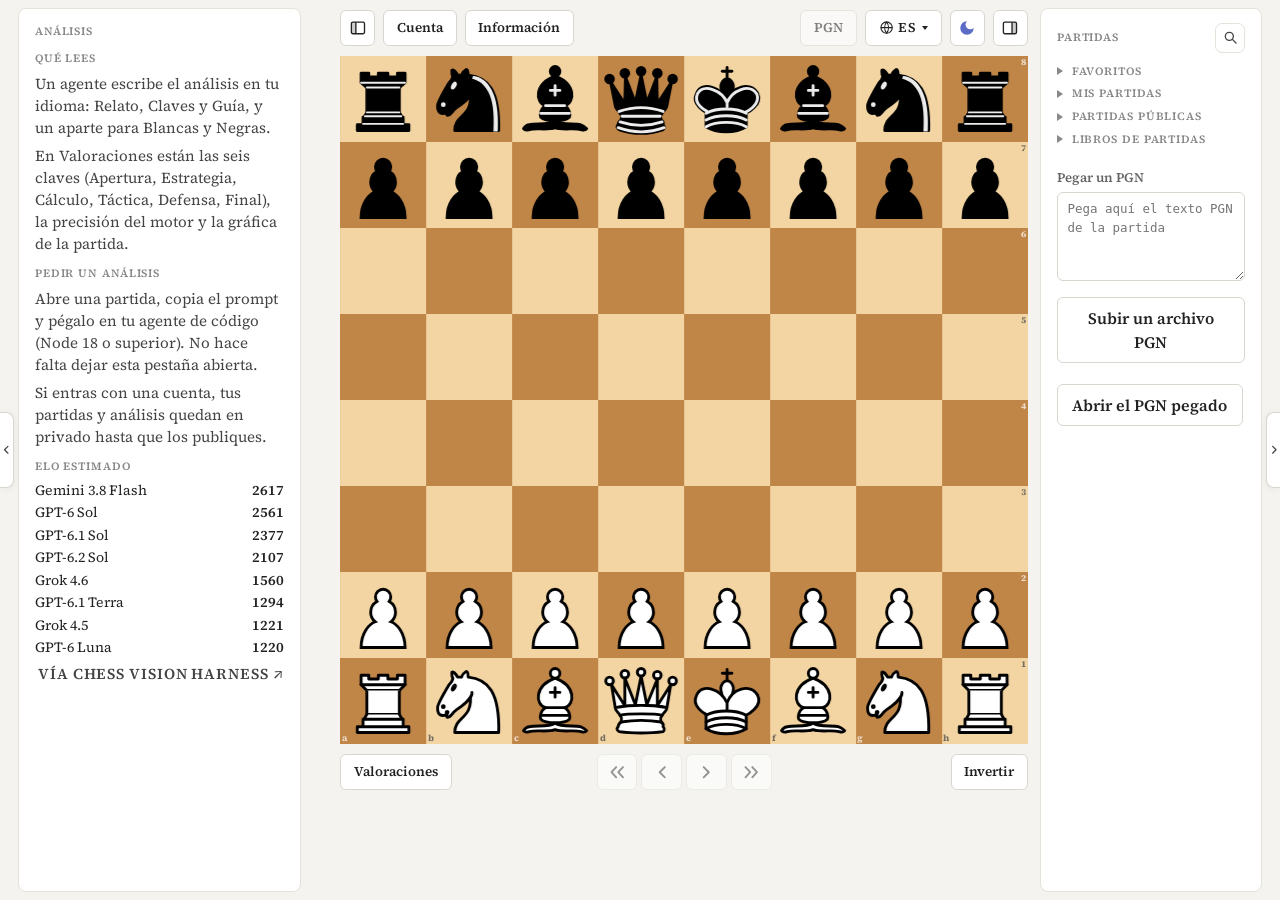
<file: index.html>
<!doctype html>
<html lang="es" data-theme="light">
  <head>
    <meta charset="UTF-8" />
    <meta name="viewport" content="width=device-width, initial-scale=1.0" />
    <title>Tutor de ajedrez</title>
    <link rel="preconnect" href="https://fonts.googleapis.com" />
    <link rel="preconnect" href="https://fonts.gstatic.com" crossorigin />
    <link href="https://fonts.googleapis.com/css2?family=Source+Serif+4:opsz,wght@8..60,400;8..60,600;8..60,700&display=swap" rel="stylesheet" />
    <script>
      try {
        const theme = localStorage.getItem("chess-tutor-theme");
        if (theme === "dark" || theme === "light") {
          document.documentElement.dataset.theme = theme;
        }
      } catch {
        /* ignore */
      }
    </script>
    <script type="module" crossorigin src="./assets/main-riOqa2PN.js"></script>
    <link rel="stylesheet" crossorigin href="./assets/main-DDpotSo2.css">
  </head>
  <body data-left="empty" data-right="library" data-game="false" data-hide-left="false" data-hide-right="false">
    <script>
      try {
        if (localStorage.getItem("chess-tutor-hide-left") === "true") {
          document.body.dataset.hideLeft = "true";
        }
        if (localStorage.getItem("chess-tutor-hide-right") === "true") {
          document.body.dataset.hideRight = "true";
        }
      } catch {
        /* ignore */
      }
    </script>
    <div class="wrap">
      <div class="watch-layout">
        <section class="col commentary-col" id="commentary-col" aria-label="Comentario">
          <article class="watch-info-card commentary-card" id="commentary-panel" data-mode="empty">
            <div class="left-empty" id="left-empty">
              <div class="welcome-panel" id="welcome-panel" hidden>
                <h2 id="welcome-title" data-i18n="welcomeTitle">Análisis</h2>
                <section class="welcome-section">
                  <h3 data-i18n="welcomeWhatHeading">Qué lees</h3>
                  <p data-i18n="welcomeWhat1">Un agente escribe el análisis en tu idioma: Relato, Claves y Guía, y un aparte para Blancas y Negras.</p>
                  <p data-i18n="welcomeWhat2">En Valoraciones están las seis claves (Apertura, Estrategia, Cálculo, Táctica, Defensa, Final), la precisión del motor y la gráfica de la partida.</p>
                </section>
                <section class="welcome-section">
                  <h3 data-i18n="welcomeAgentHeading">Pedir un análisis</h3>
                  <p data-i18n="welcomeAgent1">Abre una partida, copia el prompt y pégalo en tu agente de código (Node 18 o superior). No hace falta dejar esta pestaña abierta.</p>
                  <p data-i18n="welcomeAgent2">Si entras con una cuenta, tus partidas y análisis quedan en privado hasta que los publiques.</p>
                </section>
                <div data-slot="welcome-benchmarks"></div>
              </div>
              <h2 id="left-empty-heading" data-i18n="analyzeGame">Analizar partida</h2>
              <p class="commentary-empty" id="left-empty-copy">Abre una partida a la derecha para leerla o analizarla.</p>
            </div>
            <div class="analysis-run" id="analysis-run" hidden>
              <div id="local-analyze">
                <h2 data-i18n="analyzeGame">Analizar partida</h2>
                <p class="analysis-run-copy" data-i18n="analyzeHint">Esta partida aún no tiene un análisis escrito. El tablero ya está listo; el texto se escribe aquí.</p>
                <p id="estado" class="status" aria-live="polite"></p>
                <button type="button" id="analizar" data-i18n="analyzeGame">Analizar partida</button>
              </div>
              <div id="agent-panel" hidden>
                <h2 data-i18n="analyzeWithAgent">Analizar con tu agente</h2>
                <p class="analysis-run-copy" data-i18n="agentIntro">Copia el prompt en tu agente de código (hace falta Node 18 o superior y red). No hace falta dejar esta pestaña abierta.</p>
                <button type="button" id="agent-start" data-i18n="analyzeWithAgent">Analizar con tu agente</button>
                <div id="agent-session" hidden>
                  <p id="agent-session-meta" class="agent-session-meta"></p>
                  <div class="agent-session-row">
                    <button type="button" id="agent-copy" data-i18n="copyPrompt">Copiar prompt</button>
                  </div>
                  <label for="agent-prompt" id="agent-prompt-label" hidden data-i18n="agentPromptLabel">Prompt para tu agente</label>
                  <textarea id="agent-prompt" readonly rows="8" hidden></textarea>
                  <p id="agent-status" class="status" aria-live="polite"></p>
                </div>
                <div id="agent-reject" hidden>
                  <h3 data-i18n="rejectedHeading">El envío no es válido</h3>
                  <ul class="analysis-flags" data-kind="reject" id="agent-error-list"></ul>
                </div>
                <p id="agent-harness" class="harness-line" hidden></p>
              </div>
            </div>
            <div class="commentary-read" id="commentary-read" hidden>
              <div class="book-chrome" id="book-chrome" hidden>
                <div class="book-unit-nav">
                  <button type="button" class="secondary book-unit-btn" id="book-prev-unit" data-book-unit="prev" aria-label="Unidad anterior (Re Pág)" title="Unidad anterior (Re Pág)" data-i18n-aria="bookPrevUnit" data-i18n-title="bookPrevUnit">
                    <svg viewBox="0 0 24 24" aria-hidden="true"><path fill="none" stroke="currentColor" stroke-width="2.2" stroke-linecap="round" stroke-linejoin="round" d="M15 6 9 12l6 6"/></svg>
                  </button>
                  <p class="book-unit-strip" id="book-unit-strip" data-book-strip></p>
                  <button type="button" class="secondary book-unit-btn" id="book-next-unit" data-book-unit="next" aria-label="Unidad siguiente (Av Pág)" title="Unidad siguiente (Av Pág)" data-i18n-aria="bookNextUnit" data-i18n-title="bookNextUnit">
                    <svg viewBox="0 0 24 24" aria-hidden="true"><path fill="none" stroke="currentColor" stroke-width="2.2" stroke-linecap="round" stroke-linejoin="round" d="M9 6 15 12 9 18"/></svg>
                  </button>
                </div>
                <label class="book-unit-select-label">
                  <span class="visually-hidden" data-i18n="bookUnits">Unidades</span>
                  <select id="book-unit-select" data-book-unit-select></select>
                </label>
                <div class="book-unit-nav book-segment-nav" data-book-segments hidden>
                  <button type="button" class="secondary book-unit-btn" data-book-segment="prev" aria-label="Tramo anterior" title="Tramo anterior" data-i18n-aria="bookPrevSegment" data-i18n-title="bookPrevSegment">
                    <svg viewBox="0 0 24 24" aria-hidden="true"><path fill="none" stroke="currentColor" stroke-width="2.2" stroke-linecap="round" stroke-linejoin="round" d="M15 6 9 12l6 6"/></svg>
                  </button>
                  <p class="book-unit-strip" data-book-segment-strip></p>
                  <button type="button" class="secondary book-unit-btn" data-book-segment="next" aria-label="Tramo siguiente" title="Tramo siguiente" data-i18n-aria="bookNextSegment" data-i18n-title="bookNextSegment">
                    <svg viewBox="0 0 24 24" aria-hidden="true"><path fill="none" stroke="currentColor" stroke-width="2.2" stroke-linecap="round" stroke-linejoin="round" d="M9 6 15 12 9 18"/></svg>
                  </button>
                </div>
                <div class="book-notation" role="group" aria-label="Notación" data-i18n-aria="bookNotation">
                  <button type="button" class="secondary" data-book-notation="modern" aria-pressed="true" data-i18n="bookNotationModern">Moderna</button>
                  <button type="button" class="secondary" data-book-notation="printed" aria-pressed="false" data-i18n="bookNotationPrinted">Del libro</button>
                </div>
                <p class="book-unit-flag" data-book-flag hidden></p>
              </div>
              <p id="analysis-source" class="analysis-source" hidden></p>
              <ul class="analysis-flags" id="analysis-warnings" hidden></ul>
              <div class="agent-actions" id="agent-actions" hidden>
                <button type="button" id="agent-save-private" hidden data-i18n="savePrivate">Guardar en privado</button>
                <button type="button" id="agent-publish" data-i18n="publish">Publicar</button>
                <button type="button" id="agent-download" class="secondary" data-i18n="downloadAnalysis">Descargar análisis</button>
                <button type="button" id="agent-discard" class="secondary" data-i18n="discard">Descartar</button>
              </div>
              <div class="card-head commentary-head">
                <div class="commentary-tabs" role="tablist" aria-label="Comentario" data-i18n-aria="commentary">
                  <button type="button" role="tab" id="tab-corto" data-length="corto" aria-controls="comentario" aria-selected="true">Relato</button>
                  <button type="button" role="tab" id="tab-medio" data-length="medio" aria-controls="comentario" aria-selected="false">Claves</button>
                  <button type="button" role="tab" id="tab-largo" data-length="largo" aria-controls="comentario" aria-selected="false">Guía</button>
                  <button type="button" role="tab" id="tab-blancas" data-length="blancas" aria-controls="comentario" aria-selected="false">Blancas</button>
                  <button type="button" role="tab" id="tab-negras" data-length="negras" aria-controls="comentario" aria-selected="false">Negras</button>
                </div>
              </div>
              <div id="comentario" class="commentary-body" role="tabpanel" aria-labelledby="tab-corto"></div>
            </div>
          </article>
        </section>

        <section class="col board-col" aria-label="Tablero">
          <div class="board-stack">
            <div class="board-toolbar board-toolbar-top">
              <div class="board-toolbar-actions">
                <button type="button" id="hide-left" class="secondary sidebar-toggle toolbar-chip" data-hide-side="left" aria-pressed="false" aria-controls="commentary-col" tabindex="-1" aria-label="Ocultar el panel izquierdo ([)" title="Ocultar el panel izquierdo ([)" data-i18n-aria="hideLeft" data-i18n-title="hideLeft">
                  <svg class="sidebar-icon-hide" viewBox="0 0 24 24" aria-hidden="true"><rect x="3.2" y="4.2" width="17.6" height="15.6" rx="2" fill="none" stroke="currentColor" stroke-width="1.8"/><path d="M9.2 4.2v15.6" fill="none" stroke="currentColor" stroke-width="1.8"/><rect x="3.2" y="4.2" width="6" height="15.6" rx="0" fill="currentColor" opacity="0.22"/></svg>
                  <svg class="sidebar-icon-show" viewBox="0 0 24 24" aria-hidden="true"><rect x="3.2" y="4.2" width="17.6" height="15.6" rx="2" fill="none" stroke="currentColor" stroke-width="1.8"/><path d="M9.2 4.2v15.6" fill="none" stroke="currentColor" stroke-width="1.8"/></svg>
                </button>
                <button type="button" id="toggle-load" class="secondary" tabindex="-1">Cargar partida</button>
                <button type="button" id="account-btn" class="secondary toolbar-chip" popovertarget="account-pop" hidden data-i18n="account">Cuenta</button>
                <button type="button" id="game-info-btn" class="secondary game-info-btn" popovertarget="game-info" tabindex="-1" data-i18n="gameInfo">
                  Información
                </button>
                <div class="board-toolbar-end">
                  <button type="button" id="pgn-download" class="secondary toolbar-chip" aria-label="Descargar PGN" title="Descargar PGN" tabindex="-1" data-i18n-aria="downloadPgn" data-i18n-title="downloadPgn">PGN</button>
                  <div class="lang-switch" id="lang-switch" hidden>
                    <button type="button" id="lang-menu-btn" class="secondary toolbar-chip" aria-haspopup="true" aria-expanded="false" aria-controls="lang-menu-list" data-i18n-aria="language">
                      <svg class="lang-globe" viewBox="0 0 24 24" aria-hidden="true"><circle cx="12" cy="12" r="9" fill="none" stroke="currentColor" stroke-width="1.8"/><path d="M3 12h18M12 3a15 15 0 0 1 0 18M12 3a15 15 0 0 0 0 18" fill="none" stroke="currentColor" stroke-width="1.8"/></svg>
                      <span data-lang-short>ES</span>
                      <span class="lang-caret" aria-hidden="true"></span>
                    </button>
                    <ul class="lang-menu-list" id="lang-menu-list" hidden></ul>
                  </div>
                  <button type="button" id="theme-toggle" class="secondary theme-toggle toolbar-chip" aria-label="Modo oscuro" title="Modo oscuro" tabindex="-1"><svg class="theme-icon-moon" viewBox="0 0 24 24" aria-hidden="true"><path class="moon-body" d="M12 3a6 6 0 0 0 9 9 9 9 0 1 1-9-9Z"/></svg><svg class="theme-icon-sun" viewBox="0 0 24 24" aria-hidden="true"><circle class="sun-core" cx="12" cy="12" r="4.05"/><g class="sun-rays" fill="none" stroke-width="1.85" stroke-linecap="round"><path d="M12 3.1v2.15M12 18.75v2.15M3.1 12h2.15M18.75 12h2.15M5.95 5.95l1.52 1.52M16.53 16.53l1.52 1.52M5.95 18.05l1.52-1.52M16.53 7.47l1.52-1.52"/></g></svg></button>
                  <button type="button" id="hide-right" class="secondary sidebar-toggle toolbar-chip" data-hide-side="right" aria-pressed="false" aria-controls="info-col" tabindex="-1" aria-label="Ocultar el panel derecho (])" title="Ocultar el panel derecho (])" data-i18n-aria="hideRight" data-i18n-title="hideRight">
                    <svg class="sidebar-icon-hide" viewBox="0 0 24 24" aria-hidden="true"><rect x="3.2" y="4.2" width="17.6" height="15.6" rx="2" fill="none" stroke="currentColor" stroke-width="1.8"/><path d="M14.8 4.2v15.6" fill="none" stroke="currentColor" stroke-width="1.8"/><rect x="14.8" y="4.2" width="6" height="15.6" fill="currentColor" opacity="0.22"/></svg>
                    <svg class="sidebar-icon-show" viewBox="0 0 24 24" aria-hidden="true"><rect x="3.2" y="4.2" width="17.6" height="15.6" rx="2" fill="none" stroke="currentColor" stroke-width="1.8"/><path d="M14.8 4.2v15.6" fill="none" stroke="currentColor" stroke-width="1.8"/></svg>
                  </button>
                </div>
              </div>
            </div>
            <div class="board-row">
              <div class="eval-col" id="eval-col" data-orientation="white" data-enabled="false">
                <div class="eval-track">
                  <div class="eval-black" id="eval-black"></div>
                </div>
                <div class="eval-score" id="eval-score" aria-hidden="true"></div>
              </div>
              <div class="board-wrap">
                <div id="board" class="cg-wrap"></div>
              </div>
            </div>
            <div class="board-toolbar board-toolbar-bottom">
              <div class="board-toolbar-main">
                <button type="button" id="ratings-btn" class="secondary ratings-btn" popovertarget="ratings-view" tabindex="-1" data-i18n="ratings">Valoraciones</button>
                <div class="nav-buttons">
                  <button type="button" id="nav-first" data-nav="first" tabindex="-1" aria-label="Inicio" title="Inicio" data-i18n-aria="navFirst" data-i18n-title="navFirst"><svg viewBox="0 0 24 24" aria-hidden="true"><path fill="none" stroke="currentColor" stroke-width="2.2" stroke-linecap="round" stroke-linejoin="round" d="M10.75 6 5.25 12l5.5 6M18.75 6 13.25 12l5.5 6"/></svg></button>
                  <button type="button" id="nav-prev" data-nav="prev" tabindex="-1" aria-label="Anterior" title="Anterior" data-i18n-aria="navPrev" data-i18n-title="navPrev"><svg viewBox="0 0 24 24" aria-hidden="true"><path fill="none" stroke="currentColor" stroke-width="2.2" stroke-linecap="round" stroke-linejoin="round" d="M15 6 9 12l6 6"/></svg></button>
                  <button type="button" id="nav-next" data-nav="next" tabindex="-1" aria-label="Siguiente" title="Siguiente" data-i18n-aria="navNext" data-i18n-title="navNext"><svg viewBox="0 0 24 24" aria-hidden="true"><path fill="none" stroke="currentColor" stroke-width="2.2" stroke-linecap="round" stroke-linejoin="round" d="M9 6 15 12 9 18"/></svg></button>
                  <button type="button" id="nav-last" data-nav="last" tabindex="-1" aria-label="Final" title="Final" data-i18n-aria="navLast" data-i18n-title="navLast"><svg viewBox="0 0 24 24" aria-hidden="true"><path fill="none" stroke="currentColor" stroke-width="2.2" stroke-linecap="round" stroke-linejoin="round" d="M5.25 6 10.75 12l-5.5 6M13.25 6 18.75 12l-5.5 6"/></svg></button>
                </div>
                <div class="board-toolbar-trailing">
                  <button type="button" id="favorite-btn" class="secondary favorite-btn" hidden aria-pressed="false" tabindex="-1" aria-label="Añadir a favoritos" title="Añadir a favoritos" data-i18n-aria="favoriteAdd" data-i18n-title="favoriteAdd">
                    <svg viewBox="0 0 24 24" aria-hidden="true"><path d="M12 3.6 14.5 9l6 .9-4.3 4.2 1 5.9L12 17.8 6.8 20l1-5.9L3.5 9.9 9.5 9 12 3.6Z"/></svg>
                  </button>
                  <button type="button" id="flip" class="secondary flip-btn" tabindex="-1" data-i18n="flip">Invertir</button>
                </div>
              </div>
            </div>
          </div>
          <article class="game-info-pop" id="game-info" popover>
            <h2 data-i18n="gameInfo">Información</h2>
            <p class="game-info-brief" id="info-brief">—</p>
            <dl class="watch-meta-grid">
              <dt data-i18n="white">Blancas</dt>
              <dd id="info-white">—</dd>
              <dt data-i18n="black">Negras</dt>
              <dd id="info-black">—</dd>
              <dt data-i18n="result">Resultado</dt>
              <dd id="info-result">—</dd>
              <dt data-i18n="opening">Apertura</dt>
              <dd class="meta-opening" id="info-opening">—</dd>
              <dt data-i18n="accuracyWhite">Precisión (B)</dt>
              <dd id="info-white-accuracy">—</dd>
              <dt data-i18n="performanceWhite">Rendimiento (B)</dt>
              <dd id="info-white-performance">—</dd>
              <dt data-i18n="accuracyBlack">Precisión (N)</dt>
              <dd id="info-black-accuracy">—</dd>
              <dt data-i18n="performanceBlack">Rendimiento (N)</dt>
              <dd id="info-black-performance">—</dd>
            </dl>
          </article>
          <div class="side-banner" id="side-banner" hidden>
            <p class="side-banner-label" id="side-banner-label">Ejemplo</p>
            <button type="button" id="side-back" data-i18n="backToGame">Volver a la partida</button>
          </div>
        </section>

        <section class="col info-col" id="info-col" aria-label="Motor y jugadas" data-mode="library">
          <article class="watch-info-card library-card" id="load-card" data-state="empty" data-open="true" aria-label="Cargar partida">
            <div class="card-head library-head">
              <h2 id="library-title" data-i18n="games">Partidas</h2>
              <label class="library-search-field" id="library-search-field" hidden>
                <span class="visually-hidden" data-i18n="searchGames">Buscar partidas</span>
                <input type="search" id="library-search-input" autocomplete="off" spellcheck="false" data-i18n-placeholder="searchPlaceholder" placeholder="Jugadores, evento, año, apertura…" />
              </label>
              <div class="library-head-actions">
                <button type="button" id="library-search-btn" class="library-icon-btn" aria-pressed="false" aria-label="Buscar partidas" title="Buscar partidas" data-i18n-aria="searchGames" data-i18n-title="searchGames">
                  <svg viewBox="0 0 24 24" aria-hidden="true"><circle cx="10.5" cy="10.5" r="5.75" fill="none" stroke="currentColor" stroke-width="1.9"/><path d="M15.2 15.2 20 20" fill="none" stroke="currentColor" stroke-width="1.9" stroke-linecap="round"/></svg>
                </button>
                <button type="button" id="library-search-clear" class="library-icon-btn" hidden aria-label="Cerrar búsqueda" title="Cerrar búsqueda" data-i18n-aria="closeSearch" data-i18n-title="closeSearch">
                  <svg viewBox="0 0 24 24" aria-hidden="true"><path d="M7 7l10 10M17 7 7 17" fill="none" stroke="currentColor" stroke-width="1.9" stroke-linecap="round"/></svg>
                </button>
                <button type="button" id="library-close" class="secondary" data-i18n="back">Volver</button>
              </div>
            </div>
            <p id="library-status" class="status" aria-live="polite" hidden></p>
            <div class="library-categories" id="library-categories">
            <section class="library-section" id="library-favorites-section" aria-label="Favoritos" data-i18n-aria="favorites">
              <details class="library-category" id="library-favorites-category" data-library-category="favorites">
                <summary>
                  <span data-i18n="favorites">Favoritos</span>
                  <span class="library-pager" data-library-pager="favorites" hidden></span>
                </summary>
                <ul class="library-list" id="library-favorites"></ul>
              </details>
            </section>
            <section class="library-section" id="library-own-section" aria-label="Mis partidas" data-i18n-aria="ownGames">
              <details class="library-category" id="library-own-category" data-library-category="own">
                <summary>
                  <span data-i18n="ownGames">Mis partidas</span>
                  <span class="library-pager" data-library-pager="own" hidden></span>
                </summary>
                <p id="private-status" class="status"></p>
                <ul class="library-list" id="library-own"></ul>
              </details>
            </section>
            <section class="library-section" id="library-public-section" aria-label="Partidas públicas" data-i18n-aria="publicGames">
              <details class="library-category" id="library-public-category" data-library-category="public">
                <summary>
                  <span data-i18n="publicGames">Partidas públicas</span>
                  <span class="library-pager" data-library-pager="public" hidden></span>
                </summary>
                <ul class="library-list" id="library-public"></ul>
              </details>
            </section>
            <section class="library-section" id="library-books-section" aria-label="Libros de partidas" data-i18n-aria="books">
              <details class="library-category" id="library-books-category" data-library-category="books">
                <summary>
                  <span data-i18n="books">Libros de partidas</span>
                  <span class="library-pager" data-library-pager="books" hidden></span>
                </summary>
                <ul class="library-list" id="library-books"></ul>
              </details>
            </section>
            </div>
            <section class="library-section library-search-results" id="library-search-section" hidden aria-label="Resultados" data-i18n-aria="searchResults">
              <div class="library-search-heading">
                <span data-i18n="searchResults">Resultados</span>
                <span class="library-pager" data-library-pager="search" hidden></span>
              </div>
              <ul class="library-list" id="library-search-results"></ul>
            </section>
            <ul class="library-list" id="library-games" hidden></ul>
            <div class="load-form">
              <label for="pgn" data-i18n="pgn">Pegar un PGN</label>
              <textarea id="pgn" rows="4" placeholder="Pega aquí el texto PGN de la partida" data-i18n-placeholder="pgnPlaceholder"></textarea>
              <div class="load-row">
                <input type="file" id="pgn-file" accept=".pgn,text/plain,application/x-chess-pgn" hidden />
                <button type="button" id="pgn-upload" class="secondary" data-i18n="uploadPgn">Subir un archivo PGN</button>
                <span id="pgn-file-name" class="file-name"></span>
                <button type="button" id="open-game" class="secondary" data-i18n="openGame">Abrir el PGN pegado</button>
              </div>
            </div>
          </article>
          <article class="watch-info-card engine-card" id="engine-panel" aria-label="Motor">
            <div class="engine-head">
              <h2><span data-i18n="engine">Motor</span> <span id="engine-depth" class="engine-depth-mini"></span></h2>
              <div class="engine-head-actions">
                <button type="button" id="engine-options-btn" class="engine-options-btn" popovertarget="engine-options" aria-label="Opciones del motor" title="Opciones" data-i18n-aria="engineOptions" data-i18n-title="engineOptions">
                  <svg viewBox="0 0 24 24" aria-hidden="true">
                    <path fill="currentColor" d="M10.3 3.2 9.8 5.6a6.8 6.8 0 0 0-1.5.9L5.9 5.7 3.7 7.9l.8 2.4a6.8 6.8 0 0 0 0 3.4l-.8 2.4 2.2 2.2 2.4-.8c.47.35.97.65 1.5.9l.5 2.4h3.4l.5-2.4c.53-.25 1.03-.55 1.5-.9l2.4.8 2.2-2.2-.8-2.4a6.8 6.8 0 0 0 0-3.4l.8-2.4-2.2-2.2-2.4.8a6.8 6.8 0 0 0-1.5-.9L13.7 3.2h-3.4ZM12 9.2A2.8 2.8 0 1 1 9.2 12 2.8 2.8 0 0 1 12 9.2Z"/>
                  </svg>
                </button>
                <button type="button" id="engine-game-analyse" class="engine-options-btn" hidden aria-label="Analizar con el motor" title="Analizar con el motor" data-i18n-aria="runEngineAnalysis" data-i18n-title="runEngineAnalysis">
                  <svg viewBox="0 0 24 24" aria-hidden="true">
                    <path fill="none" stroke="currentColor" stroke-width="1.8" stroke-linecap="round" stroke-linejoin="round" d="M4 19V5M4 19h16M7 14.5 11 10l3 2.5 5-7"/>
                  </svg>
                </button>
                <label class="engine-toggle" for="engine-on">
                  <input type="checkbox" id="engine-on" checked />
                  <span id="engine-toggle-label">Encendido</span>
                </label>
              </div>
            </div>
            <div class="engine-options-pop" id="engine-options" popover>
              <label>
                <span data-i18n="lines">Líneas</span>
                <select id="engine-opt-lines" aria-label="Número de líneas" data-i18n-aria="lineCount">
                  <option value="1">1</option>
                  <option value="2">2</option>
                  <option value="3" selected>3</option>
                  <option value="4">4</option>
                  <option value="5">5</option>
                </select>
              </label>
              <label>
                <span data-i18n="depth">Profundidad</span>
                <select id="engine-opt-depth" aria-label="Profundidad máxima" data-i18n-aria="maxDepth">
                  <option value="0" selected data-i18n="unlimited">Sin límite</option>
                  <option value="12">12</option>
                  <option value="16">16</option>
                  <option value="20">20</option>
                  <option value="24">24</option>
                  <option value="28">28</option>
                </select>
              </label>
              <label>
                <span data-i18n="time">Tiempo</span>
                <select id="engine-opt-time" aria-label="Tiempo máximo" data-i18n-aria="maxTime">
                  <option value="0" selected data-i18n="unlimited">Sin límite</option>
                  <option value="1000">1 s</option>
                  <option value="3000">3 s</option>
                  <option value="5000">5 s</option>
                  <option value="8000">8 s</option>
                </select>
              </label>
            </div>
            <ol class="engine-lines" id="engine-lines">
              <li class="engine-empty">Cargando motor…</li>
            </ol>
          </article>
          <article class="watch-info-card moves-card" aria-label="Jugadas">
            <div class="moves-head">
              <h2 data-i18n="moves">Jugadas</h2>
            </div>
            <div class="moves-scroll" id="move-tree"></div>
          </article>
        </section>
      </div>
      <article class="ratings-pop" id="ratings-view" popover>
        <h2 data-i18n="ratings">Valoraciones</h2>
        <div id="ratings-body"></div>
      </article>
      <div class="account-pop" id="account-pop" popover>
        <form id="account-form">
          <p class="account-hint" data-i18n="noRecovery">Sin correo, sin recuperación de contraseña.</p>
          <label for="account-username" data-i18n="username">Usuario</label>
          <input id="account-username" name="username" autocomplete="username" maxlength="24" required />
          <label for="account-password" data-i18n="password">Contraseña</label>
          <input id="account-password" name="password" type="password" autocomplete="current-password" maxlength="200" required />
          <p id="account-error" class="status" role="alert"></p>
          <div class="account-form-actions">
            <button type="submit" id="account-login" data-i18n="logIn">Entrar</button>
            <button type="button" id="account-register" class="secondary" data-i18n="createAccount">Crear cuenta</button>
          </div>
        </form>
        <div id="account-menu" hidden>
          <p class="account-menu-name" id="account-menu-name"></p>
          <button type="button" id="account-my-analyses" data-i18n="myAnalyses">Mis análisis</button>
          <button type="button" id="account-logout" class="secondary" data-i18n="logOut">Cerrar sesión</button>
        </div>
      </div>
    </div>
    <button type="button" id="handle-left" class="sidebar-handle sidebar-handle-left" data-hide-side="left" aria-controls="commentary-col" aria-pressed="false" aria-label="Ocultar el panel izquierdo ([)" title="Ocultar el panel izquierdo ([)" data-i18n-aria="hideLeft" data-i18n-title="hideLeft">
      <svg class="sidebar-handle-chevron-in" viewBox="0 0 24 24" aria-hidden="true"><path fill="none" stroke="currentColor" stroke-width="2.2" stroke-linecap="round" stroke-linejoin="round" d="M14 6 8 12l6 6"/></svg>
      <svg class="sidebar-handle-chevron-out" viewBox="0 0 24 24" aria-hidden="true"><path fill="none" stroke="currentColor" stroke-width="2.2" stroke-linecap="round" stroke-linejoin="round" d="M10 6l6 6-6 6"/></svg>
    </button>
    <button type="button" id="handle-right" class="sidebar-handle sidebar-handle-right" data-hide-side="right" aria-controls="info-col" aria-pressed="false" aria-label="Ocultar el panel derecho (])" title="Ocultar el panel derecho (])" data-i18n-aria="hideRight" data-i18n-title="hideRight">
      <svg class="sidebar-handle-chevron-in" viewBox="0 0 24 24" aria-hidden="true"><path fill="none" stroke="currentColor" stroke-width="2.2" stroke-linecap="round" stroke-linejoin="round" d="M10 6l6 6-6 6"/></svg>
      <svg class="sidebar-handle-chevron-out" viewBox="0 0 24 24" aria-hidden="true"><path fill="none" stroke="currentColor" stroke-width="2.2" stroke-linecap="round" stroke-linejoin="round" d="M14 6 8 12l6 6"/></svg>
    </button>
  </body>
</html>
</file>
<file: assets/main-DDpotSo2.css>
:root{color-scheme:light;--bg: #f4f3ef;--bg-elevated: #faf9f6;--surface: #fff;--surface-muted: #fcfcfb;--text: #222;--text-secondary: #444;--muted: #666;--faint: #888;--border: #e4e2da;--border-strong: #d8d6ce;--link: #3d6ea8;--ok: #1a6b2d;--warn: #b45309;--accent: #3d6b4f;--accent-ink: #fffdf8;--shadow: rgba(0, 0, 0, .06);--row: #eceae4;--btn-bg: #faf9f6;--btn-hover: #f0eeea;--eval-white: #fff;--eval-black: #17191d;--passage: #f3f1ea;--passage-preview: #eef3f8;--engine-white: #1a6b2d;--engine-black: #3d3d3d;--font-sans: "Source Serif 4", "Iowan Old Style", "Palatino Linotype", Palatino, Georgia, "Times New Roman", serif;--font-serif: "Source Serif 4", "Iowan Old Style", "Palatino Linotype", Palatino, Georgia, "Times New Roman", serif;--board-light: #f3d5a3;--board-dark: #c08648;--board-last: rgb(196, 138, 40);--radius: 8px;--radius-sm: 6px;--radius-lg: 10px;--font: var(--font-serif);--font-size: 100%;font-family:var(--font);font-size:var(--font-size, 100%);font-optical-sizing:auto;font-variant-numeric:lining-nums tabular-nums}[data-theme=dark]{color-scheme:dark;--bg: #0b0b0b;--bg-elevated: #121212;--surface: #161616;--surface-muted: #1a1a1a;--text: #ededed;--text-secondary: #c6c6c6;--muted: #9a9a9a;--faint: #7d7d7d;--border: #2a2a2a;--border-strong: #3a3a3a;--link: #8eb4e0;--ok: #8fd9a8;--warn: #e0a46a;--accent: #4e8a66;--accent-ink: #f4fff8;--shadow: rgba(0, 0, 0, .55);--row: #222;--btn-bg: #1a1a1a;--btn-hover: #242424;--eval-white: #ececec;--eval-black: #0a0a0a;--passage: #1f1f1f;--passage-preview: #1a1a1a;--engine-white: #8fd9a8;--engine-black: #c8c8c8}*,*:before,*:after{box-sizing:border-box}html,*{scrollbar-width:thin;scrollbar-color:var(--border-strong) var(--surface-muted)}*::-webkit-scrollbar{width:10px;height:10px}*::-webkit-scrollbar-track{background:var(--surface-muted)}*::-webkit-scrollbar-thumb{background:var(--border-strong);border-radius:99px;border:2px solid var(--surface-muted);background-clip:padding-box}*::-webkit-scrollbar-thumb:hover{background:var(--muted)}html,body{height:100%;overflow:hidden;background:var(--bg)}body{margin:0;background:var(--bg);color:var(--text);line-height:1.5;min-height:100vh;height:100vh;max-height:100vh;display:flex;flex-direction:column}button,textarea,select,summary{font:inherit}:focus-visible{outline:2px solid var(--link);outline-offset:2px}.wrap{width:100%;margin:0 auto;padding:8px clamp(10px,1.4vw,18px) 8px;flex:1;min-height:0;max-height:100%;display:flex;flex-direction:column;gap:0;overflow:hidden;container-type:size}.visually-hidden{position:absolute;width:1px;height:1px;padding:0;margin:-1px;overflow:hidden;clip:rect(0,0,0,0);white-space:nowrap;border:0}.top-bar{display:flex;align-items:center;justify-content:space-between;gap:10px 16px;flex-shrink:0;min-height:2.2rem;flex-wrap:wrap}.top-bar-actions{display:flex;align-items:center;gap:8px;flex-shrink:0}.top-bar-actions button{padding:.38rem .8rem;font-size:.84rem}body:not([data-game=true]) #toggle-load,body[data-share=true] #analizar,body[data-share=true] .load-panel,body[data-share=true]:not([data-agente=true]) .analysis-run,body[data-share=true] #local-analyze{display:none!important}body:not([data-share=true]) #welcome-panel{display:none!important}body[data-share=true]:not([data-game=true]) #left-empty-copy{display:none!important}body:not([data-agente=true]) #agent-panel,body:not([data-agente=true]) #community-section,body:not([data-share=true]) #lang-switch,body:not([data-share=true]) #account-btn,body:not([data-share=true]) #account-pop{display:none!important}body[data-left=empty] .analysis-run,body[data-left=empty] .commentary-read,body[data-left=analyze] .left-empty,body[data-left=analyze] .commentary-read,body[data-left=commentary] .left-empty,body[data-left=commentary] .analysis-run,body[data-left=book] .left-empty,body[data-left=book] .analysis-run,body[data-left=book] .commentary-tabs,body[data-left=book] .agent-actions,body[data-left=book] .analysis-source,body[data-left=book] .analysis-flags{display:none}body:not([data-left=book]) .book-chrome{display:none}body[data-right=library] .engine-card,body[data-right=library] .moves-card,body[data-right=game] .library-card{display:none}body[data-hide-left=true] .library-card,body[data-hide-left=true] .engine-card,body[data-hide-left=true] .moves-card{max-width:42rem}body:not([data-game=true]) #library-close{display:none}.board-toolbar .theme-toggle,.board-toolbar .sidebar-toggle,.top-bar-actions .theme-toggle{width:2.2rem;min-width:2.2rem;height:2.2rem;padding:0;flex-shrink:0}.top-status{margin:0;flex:1;min-width:12rem;font-size:.86rem}h1{margin:0;font-size:1.18rem;font-weight:700;letter-spacing:-.02em;line-height:1.2;white-space:nowrap}h2{margin:0 0 10px;font-size:.7rem;font-weight:600;text-transform:uppercase;letter-spacing:.08em;color:var(--faint)}.theme-toggle{display:inline-flex;align-items:center;justify-content:center;line-height:0;position:relative;overflow:hidden}.theme-toggle svg{width:1.12rem;height:1.12rem;display:block;flex-shrink:0;overflow:visible}.theme-icon-moon .moon-body{fill:#5b6cc7}.theme-icon-sun .sun-core{fill:#f0c14a}.theme-icon-sun .sun-rays{stroke:#f0c14a}[data-theme=light] .theme-icon-sun,[data-theme=dark] .theme-icon-moon{display:none}[data-theme=dark] .theme-toggle{background:#3d3310;border-color:#f0c14a;box-shadow:inset 0 0 0 1px #f0c14ab3,inset 0 0 11px 2px #ffd65ad1}[data-theme=dark] .theme-toggle:hover:not(:disabled){background:#4d4012}[data-theme=dark] .theme-icon-sun .sun-core{fill:#ffe27a}[data-theme=dark] .theme-icon-sun .sun-rays{stroke:#ffe27a}.sidebar-toggle{display:inline-flex;align-items:center;justify-content:center;line-height:0;position:relative;overflow:hidden;color:var(--text-secondary)}.sidebar-toggle svg{width:1.12rem;height:1.12rem;display:block;flex-shrink:0;overflow:visible}.sidebar-toggle:hover:not(:disabled){color:var(--text)}.sidebar-toggle[aria-pressed=true]{color:var(--text);border-color:var(--border-strong)}body[data-hide-left=true] #hide-left .sidebar-icon-hide,body:not([data-hide-left=true]) #hide-left .sidebar-icon-show,body[data-hide-right=true] #hide-right .sidebar-icon-hide,body:not([data-hide-right=true]) #hide-right .sidebar-icon-show{display:none}.sidebar-handle{position:fixed;top:50%;z-index:8;width:14px;height:76px;padding:0;margin:0;border:1px solid var(--border-strong);background:var(--surface);color:var(--text-secondary);box-shadow:0 1px 8px var(--shadow);display:inline-flex;align-items:center;justify-content:center;cursor:pointer;transform:translateY(-50%);transition:width .14s ease,background .14s ease,color .14s ease,border-color .14s ease}.sidebar-handle svg{width:.85rem;height:.85rem;display:block;flex-shrink:0}.sidebar-handle-left{left:0;border-left:0;border-radius:0 8px 8px 0}.sidebar-handle-right{right:0;border-right:0;border-radius:8px 0 0 8px}.sidebar-handle:hover{width:18px;background:var(--btn-hover);color:var(--text)}.sidebar-handle:focus,.sidebar-handle:focus-visible{outline:none;box-shadow:inset 0 0 0 1px var(--link)}.sidebar-handle[aria-pressed=true]{background:var(--bg-elevated);color:var(--text)}body[data-hide-left=true] #handle-left .sidebar-handle-chevron-in,body:not([data-hide-left=true]) #handle-left .sidebar-handle-chevron-out,body[data-hide-right=true] #handle-right .sidebar-handle-chevron-in,body:not([data-hide-right=true]) #handle-right .sidebar-handle-chevron-out{display:none}[data-theme=dark] .sidebar-handle{background:#161616;border-color:#3a3a3a;box-shadow:0 1px 10px #00000073}[data-theme=dark] .sidebar-handle:hover,[data-theme=dark] .sidebar-handle[aria-pressed=true]{background:#1f1f1f;border-color:#4a4a4a}@media(prefers-reduced-motion:reduce){.watch-layout,.sidebar-handle{transition:none}}.load-panel,.library-card,.watch-info-card{background:var(--surface);border:1px solid var(--border);border-radius:8px}.load-panel{flex-shrink:0;padding:12px 16px}.load-panel[data-open=false]{display:none}.load-form label{display:block;margin:0 0 .3rem;font-size:.82rem;color:var(--muted);font-weight:600}textarea,select{width:100%;border:1px solid var(--border-strong);border-radius:6px;background:var(--surface);color:var(--text);padding:.45rem .6rem}textarea{font-family:ui-monospace,Cascadia Code,Consolas,monospace;font-size:.78rem;line-height:1.45;resize:vertical;min-height:4.5rem;max-height:12rem}.load-panel[data-state=done] textarea{min-height:3.2rem}.load-row{display:flex;flex-wrap:wrap;align-items:end;gap:.65rem .9rem;margin-top:.65rem}.load-row label{margin:0}.load-row select{width:auto;min-width:13rem}.load-row .file-name{color:var(--muted);font-size:.82rem;max-width:14rem;overflow:hidden;text-overflow:ellipsis;white-space:nowrap}.load-panel[data-state=loading]{outline:2px solid var(--accent);outline-offset:2px}.top-bar .status.error,.load-panel[data-state=error]{color:inherit}.load-panel[aria-busy=true] #pgn-upload,.load-panel[aria-busy=true] #pgn{pointer-events:none}button{padding:.5rem .9rem;border:0;border-radius:6px;background:var(--accent);color:var(--accent-ink);font-weight:600;cursor:pointer}button:disabled{opacity:.55;cursor:default}button.secondary{background:var(--surface);color:var(--text);border:1px solid var(--border-strong)}button.secondary:hover:not(:disabled){background:var(--btn-hover)}.status{margin:0;color:var(--muted);font-size:.88rem}.error{color:#8b2e2e}[data-theme=dark] .error{color:#ff9696}@property --board{syntax: "<length>"; inherits: true; initial-value: 200px;}.watch-layout{display:grid;--eval-w: 1.7rem;--top-chrome: 0rem;--board-toolbar-top: 2.5rem;--board-toolbar-bottom: 2.5rem;--board-gap: 8px;--page-chrome: calc(var(--board-toolbar-top) + var(--board-toolbar-bottom) + 2 * var(--board-gap));--sidebar-min: 280px;--info-min: 220px;--col-gap: 12px;--left-min: var(--sidebar-min);--right-min: var(--info-min);--board: var(--board-user, min( calc(100cqh - var(--page-chrome)), calc(100cqi - var(--left-min) - var(--right-min) - var(--eval-w) - 2 * var(--col-gap)) ));grid-template-columns:minmax(var(--sidebar-min),1.12fr) calc(var(--board) + var(--eval-w)) minmax(var(--info-min),.88fr);gap:8px var(--col-gap);align-items:stretch;justify-content:stretch;width:100%;margin:0;flex:1;min-height:0;overflow:hidden;transition:grid-template-columns .18s ease}body[data-hide-left=true] .watch-layout{--left-min: 0px;grid-template-columns:calc(var(--board) + var(--eval-w)) minmax(var(--info-min),1fr)}body[data-hide-left=true] .commentary-col{display:none}body[data-hide-right=true] .watch-layout{--right-min: 0px;grid-template-columns:minmax(var(--sidebar-min),1fr) calc(var(--board) + var(--eval-w))}body[data-hide-right=true] .info-col{display:none}body[data-hide-left=true][data-hide-right=true] .watch-layout{--left-min: 0px;--right-min: 0px;grid-template-columns:calc(var(--board) + var(--eval-w));justify-content:center}.col{min-width:0;min-height:0;display:flex;flex-direction:column}.commentary-col,.info-col{height:100%}.info-col{gap:12px}.card-head{display:flex;align-items:flex-start;justify-content:stretch;gap:8px;flex-wrap:wrap;margin-bottom:8px}.commentary-head{align-items:center}.commentary-head .commentary-tabs{flex:1 1 auto;width:100%}.book-chrome{display:flex;flex-direction:column;gap:8px;padding:0 16px 10px 0}.book-unit-nav{display:grid;grid-template-columns:2.2rem minmax(0,1fr) 2.2rem;gap:8px;align-items:center}.book-unit-btn{width:2.2rem;min-width:2.2rem;height:2.2rem;padding:0;display:inline-flex;align-items:center;justify-content:center}.book-unit-btn svg{width:1.05rem;height:1.05rem}.book-unit-strip{margin:0;min-width:0;text-align:center;font-size:.86rem;font-weight:650;color:var(--text-secondary);overflow:hidden;text-overflow:ellipsis;white-space:nowrap}.book-unit-select-label{display:block;min-width:0}.book-unit-select-label select{width:100%}.book-segment-nav[hidden]{display:none}.book-segment-nav .book-unit-strip{white-space:normal;line-height:1.25}.book-unit-flag{margin:0;padding:6px 8px;border-radius:8px;background:color-mix(in srgb,var(--warn) 14%,transparent);color:var(--warn);font-size:.82rem;line-height:1.35}.book-unit-flag[hidden]{display:none}.book-notation{display:grid;grid-template-columns:1fr 1fr;gap:3px;padding:3px;border:1px solid var(--border);border-radius:9px;background:var(--bg-elevated)}.book-notation button{min-height:2.05rem;margin:0;padding:0 8px;border:0;border-radius:6px;background:transparent;color:var(--muted);font-size:.82rem;font-weight:650}.book-notation button[aria-pressed=true]{background:var(--surface);color:var(--text);box-shadow:0 0 0 1px var(--border)}.tree-move.is-printed{font-variant-numeric:normal;letter-spacing:.01em}.card-head h2{margin:0}.commentary-tabs{display:grid;grid-template-columns:repeat(5,minmax(0,1fr));gap:3px;padding:3px;border:1px solid var(--border);border-radius:9px;background:var(--bg-elevated);width:100%}.commentary-tabs button{margin:0;padding:6px 2px;background:transparent;color:var(--muted);border:0;border-radius:6px;font-weight:650;font-size:.8rem;letter-spacing:0;white-space:nowrap;min-width:0;width:100%;overflow:hidden;text-overflow:ellipsis}.commentary-tabs button:hover{color:var(--text)}.commentary-tabs button[aria-selected=true]{background:var(--surface);color:var(--text);box-shadow:0 0 0 1px var(--border)}.commentary-card{flex:1;min-height:0;display:flex;flex-direction:column;padding:14px 0 16px 16px;overflow:hidden}.commentary-card .card-head{padding-right:16px}.commentary-read,.analysis-run,.left-empty{flex:1;min-height:0;display:flex;flex-direction:column}.left-empty{justify-content:center;padding-right:16px}body[data-game=true] .left-empty{justify-content:flex-start;gap:10px}body:not([data-game=true]) #left-empty-heading{display:none}body[data-share=true]:not([data-game=true]) .left-empty{justify-content:flex-start;overflow:auto}.left-empty h2{margin:0}.welcome-panel{display:flex;flex-direction:column;gap:10px;min-height:0}.welcome-panel[hidden]{display:none!important}.welcome-panel p{margin:0;color:var(--text-secondary);font-size:.95rem;line-height:1.45}.welcome-panel [data-slot=welcome-benchmarks],.welcome-section,.welcome-benchmarks,.welcome-benchmarks-list{flex-shrink:0}.welcome-section{display:flex;flex-direction:column;gap:6px}.welcome-section h3{display:flex;align-items:center;gap:.35rem;margin:0;font-size:.7rem;font-weight:600;text-transform:uppercase;letter-spacing:.08em;color:var(--faint)}.welcome-benchmarks-via{margin:.05rem 0 0;text-align:right;font-size:.62rem;font-weight:600;letter-spacing:.06em;text-transform:uppercase;color:var(--faint);white-space:nowrap}.welcome-benchmarks-via a{color:inherit;text-decoration:none}.welcome-benchmarks-via a:hover{color:var(--link);text-decoration:underline}.welcome-benchmarks-list{list-style:none;margin:0;padding:0;display:grid;grid-template-columns:minmax(0,1fr) 4.2rem;column-gap:.55rem;row-gap:.22rem;font-size:.88rem;line-height:1.35}.welcome-benchmarks-list li{display:contents}.welcome-benchmarks-name{min-width:0;overflow:hidden;text-overflow:ellipsis;white-space:nowrap}.welcome-benchmarks-perf{font-variant-numeric:tabular-nums;font-weight:600;text-align:right;white-space:nowrap}.welcome-benchmarks-source{margin:.15rem 0 0;font-size:.68rem;color:var(--faint)}.welcome-benchmarks-source a{color:inherit;text-decoration:none}.welcome-benchmarks-source a:hover{color:var(--link);text-decoration:underline}.harness-line:not([hidden]){display:block;margin:.35rem 0 0}#library-status[hidden],.library-section[hidden]{display:none}body[data-game=true] .left-empty .commentary-empty{margin:0;color:var(--text-secondary);font-size:.95rem}.analysis-run{padding-right:16px;gap:10px}.analysis-run h2{margin:0}.analysis-run-copy{margin:0;color:var(--text-secondary);font-size:.95rem}.analysis-run #analizar,.analysis-run #agent-start{align-self:flex-start}.lang-switch{position:relative;display:inline-flex;align-items:center;flex-shrink:0}.board-toolbar-actions .toolbar-chip{box-sizing:border-box;min-height:2.2rem;height:2.2rem;max-height:2.2rem;overflow:hidden}#lang-menu-btn{gap:.28rem;min-width:0;padding:0 .8rem;font-size:.84rem;font-weight:600;letter-spacing:.04em}.lang-globe{width:.95rem;height:.95rem;display:block;flex-shrink:0}.lang-caret{width:0;height:0;border-left:3.5px solid transparent;border-right:3.5px solid transparent;border-top:4.5px solid currentColor;margin-left:.05rem}.lang-menu-list{position:absolute;top:calc(100% + 4px);right:0;z-index:30;margin:0;padding:.25rem;list-style:none;min-width:8.5rem;background:var(--surface);border:1px solid var(--border-strong);border-radius:6px;box-shadow:0 8px 24px var(--shadow)}.lang-menu-list button{width:100%;display:block;text-align:left;background:transparent;color:var(--text);border:0;border-radius:4px;padding:.4rem .55rem;font-size:.84rem;font-weight:600}.lang-menu-list button:hover,.lang-menu-list button[aria-checked=true]{background:var(--btn-hover)}#agent-panel:not([hidden]){display:flex;flex-direction:column;gap:10px;min-height:0}#agent-prompt{min-height:11rem;max-height:18rem;font-size:.78rem;white-space:pre-wrap;word-break:break-word}#agent-prompt[hidden],#agent-prompt-label[hidden]{display:none!important}.agent-session-meta{margin:0;color:var(--text-secondary);font-size:.88rem;line-height:1.4;overflow-wrap:anywhere}.agent-session-row{display:flex;align-items:center;gap:.65rem}.analysis-source{margin:0 0 8px;padding-right:16px;color:var(--muted);font-size:.82rem}.analysis-flags{margin:0 0 8px;padding:0 16px 0 1.1rem;color:var(--warn);font-size:.86rem}.analysis-flags[data-kind=reject]{color:#8b2e2e}[data-theme=dark] .analysis-flags[data-kind=reject]{color:#ff9696}.agent-actions{display:flex;flex-wrap:wrap;gap:.5rem;padding:0 16px 8px 0}.library-section .lock-icon{width:.85rem;height:.85rem;flex-shrink:0;color:var(--faint)}.private-item{display:flex;flex-direction:column;gap:4px}.private-item-actions{display:flex;flex-wrap:wrap;gap:4px}.private-item-actions button{width:auto;flex:1 1 auto;font-size:.78rem;padding:.32rem .5rem}.account-pop{width:min(18.5rem,calc(100vw - 1.5rem));padding:12px 14px 14px;border:1px solid var(--border-strong);border-radius:10px;background:var(--surface);color:var(--text);box-shadow:0 8px 28px var(--shadow);margin:0;z-index:20}.account-pop:popover-open{inset:unset;position:fixed;top:3.4rem;right:.5rem;left:auto;max-height:calc(100vh - 1rem);overflow:auto}.account-pop::backdrop{background:transparent}.account-hint{margin:0 0 10px;color:var(--muted);font-size:.78rem}.account-pop label{display:block;margin:0 0 4px;font-size:.78rem;font-weight:600;color:var(--text-secondary)}.account-pop input{width:100%;margin:0 0 8px;padding:.4rem .55rem;border:1px solid var(--border-strong);border-radius:6px;background:var(--bg-elevated);color:var(--text);font:inherit;font-size:.86rem}.account-form-actions,#account-menu{display:flex;flex-direction:column;gap:6px}#account-form[hidden],#account-menu[hidden]{display:none}.account-form-actions button,#account-menu button{width:100%}.account-menu-name{margin:0 0 4px;font-weight:650;font-size:.9rem}#account-error:empty{display:none}.library-empty{color:var(--muted);font-size:.86rem;list-style:none;padding:.15rem 0}.library-card{flex:1;min-height:0;display:flex;flex-direction:column;padding:14px 16px 16px;overflow:auto;gap:10px}.library-head{align-items:center;margin-bottom:0;flex-wrap:nowrap}.library-card[data-search=true] .library-head{flex-wrap:wrap}.library-head h2{margin:0;flex:1 1 auto;min-width:0}.library-head-actions{display:flex;align-items:center;gap:6px;margin-left:auto;flex:0 0 auto}.library-head #library-close{padding:.32rem .7rem;font-size:.82rem}.library-icon-btn{width:1.85rem;min-width:1.85rem;height:1.85rem;padding:0;border:1px solid var(--border);border-radius:7px;background:var(--surface);color:var(--text-secondary);display:inline-flex;align-items:center;justify-content:center;cursor:pointer}.library-icon-btn svg{width:1.05rem;height:1.05rem;display:block}.library-icon-btn:hover:not(:disabled){background:var(--btn-hover);color:var(--text)}.library-icon-btn[hidden],.library-search-field[hidden],.library-pager[hidden]{display:none!important}.library-icon-btn[aria-pressed=true]{color:var(--text);border-color:var(--border-strong)}.library-search-field{flex:1 1 auto;min-width:0;margin:0}.library-search-field input{width:100%;margin:0;min-height:1.85rem;height:1.85rem;padding:0 .55rem;font-size:.82rem}.library-card[data-search=true] #library-title,.library-card[data-search=true] #library-categories{display:none}.library-card[data-search=true] .library-search-field{order:5;flex:1 1 100%}.library-search-heading{display:flex;align-items:center;gap:.35rem;margin:0 0 6px;font-size:.7rem;font-weight:600;text-transform:uppercase;letter-spacing:.08em;color:var(--faint)}.library-section h3,.library-category>summary,.library-subsection h4{display:flex;align-items:center;gap:.35rem;margin:0 0 6px;font-size:.7rem;font-weight:600;text-transform:uppercase;letter-spacing:.08em;color:var(--faint)}.library-category{border:none}.library-category>summary{cursor:pointer;list-style:none;-webkit-user-select:none;user-select:none;flex-wrap:wrap}.library-category>summary>span:first-of-type{flex:1 1 auto;min-width:min-content}.library-pager{display:inline-flex;align-items:center;gap:.18rem;margin-left:auto;flex:0 0 auto;text-transform:none;letter-spacing:0;font-weight:500}.library-pager:not([hidden]){flex:1 0 100%;justify-content:flex-end;margin:.12rem 0 0}.library-page-btn{width:1.35rem;min-width:1.35rem;height:1.35rem;padding:0;border:1px solid var(--border);border-radius:4px;background:var(--surface);color:var(--text-secondary);display:inline-flex;align-items:center;justify-content:center;cursor:pointer}.library-page-btn svg{width:.78rem;height:.78rem;display:block}.library-page-btn:hover:not(:disabled){background:var(--btn-hover);color:var(--text)}.library-page-btn:disabled{opacity:.35;cursor:default}.library-page-label{font-size:.62rem;color:var(--muted);min-width:4.4rem;text-align:center;font-variant-numeric:tabular-nums}.library-category>summary::-webkit-details-marker{display:none}.library-category>summary:before{content:"";width:0;height:0;border-style:solid;border-width:.28rem 0 .28rem .38rem;border-color:transparent transparent transparent currentColor;margin-right:.2rem;flex-shrink:0}.library-category[open]>summary:before{transform:rotate(90deg)}.library-subsection{margin-top:10px}.library-subsection[hidden]{display:none}.library-list button.library-row{display:flex;flex-direction:column;align-items:flex-start;gap:.28rem}.library-row-title{display:block;line-height:1.3}.library-marks{display:flex;flex-wrap:wrap;gap:.25rem}.library-mark{font-size:.62rem;font-weight:650;letter-spacing:.04em;text-transform:uppercase;color:var(--faint);border:1px solid var(--border-strong);border-radius:999px;padding:.04rem .38rem}.library-mark[data-kind=agent]{color:var(--accent)}.library-list{list-style:none;margin:0 0 4px;padding:0;display:flex;flex-direction:column;gap:4px}.library-list[hidden]{display:none!important}.library-list button{width:100%;margin:0;padding:.45rem .65rem;background:var(--surface-muted);color:var(--text);border:1px solid var(--border);border-radius:6px;font-weight:600;font-size:.84rem;text-align:left}.library-list button:hover:not(:disabled){background:var(--btn-hover)}.library-card .load-form{margin-top:4px}.library-card .load-form button{white-space:normal}.commentary-read,.analysis-run,.left-empty,.welcome-panel{max-width:42rem}.commentary-body{flex:1;min-height:0;overflow-x:hidden;overflow-y:auto;font-family:var(--font-serif);line-height:1.85;font-size:1.05rem;color:var(--text-secondary);padding-right:14px;scrollbar-gutter:stable;overflow-wrap:break-word;word-break:normal;text-align:left;-webkit-hyphens:auto;hyphens:auto;position:relative;max-width:42rem}.commentary-body:after{content:"";display:block;height:calc(100% - 5.5rem);pointer-events:none}.commentary-body p,.commentary-body section{margin:0}.commentary-body .commentary-passage{margin:0 0 .95em;padding:.2em .35em .2em .55em;border-left:3px solid transparent;border-radius:0 6px 6px 0}.commentary-body .commentary-passage:last-child{margin-bottom:0}.commentary-moment-title{margin:0 0 .4em;font-family:var(--font-serif);font-size:1.22rem;font-weight:700;letter-spacing:0;text-transform:none;color:var(--text);text-align:left;line-height:1.35;-webkit-hyphens:none;hyphens:none}.commentary-moment-title .commentary-ref{font-weight:700}.commentary-move-run{white-space:normal}.commentary-annot-moves{display:block;margin:0 0 .35em;text-align:left;-webkit-hyphens:none;hyphens:none}.commentary-annot-text{display:block}.commentary-passage.is-active{background:var(--passage);border-left-color:var(--accent);color:var(--text);scroll-margin-top:12px}.commentary-passage.is-preview{background:var(--passage-preview)}.commentary-empty{color:var(--muted)}.commentary-ref{display:inline;margin:0;padding:0;border:0;border-radius:0;background:transparent;color:var(--link);font:inherit;font-weight:inherit;text-decoration:none;box-shadow:inset 0 -1px 0 currentColor;cursor:pointer;white-space:nowrap;-webkit-hyphens:none;hyphens:none}.commentary-ref:hover{background:color-mix(in srgb,var(--link) 10%,transparent)}.commentary-ref.is-active{color:var(--text);background:color-mix(in srgb,var(--accent) 16%,transparent);box-shadow:inset 0 -2px 0 var(--accent)}.commentary-ref.is-preview{background:color-mix(in srgb,var(--link) 12%,transparent);box-shadow:inset 0 -1px 0 currentColor}.commentary-ref.is-san{font-weight:inherit;font-variant-numeric:lining-nums tabular-nums}.board-col{align-items:stretch;min-height:0;overflow:hidden;width:calc(var(--board) + var(--eval-w));max-width:100%;height:100%;max-height:100%;justify-self:stretch}.board-stack{display:grid;grid-template-rows:auto auto auto;align-content:start;gap:var(--board-gap) 0;flex:1 1 auto;min-height:0;height:100%;max-height:100%;width:100%;border:0;border-radius:0;overflow:hidden;background:transparent;box-shadow:none}.board-row{display:flex;align-items:stretch;justify-content:flex-start;align-self:start;min-height:0;max-height:100%;height:min(var(--board),100%);width:calc(min(var(--board),100%) + var(--eval-w));max-width:100%}.eval-col{display:flex;flex-direction:column;align-items:stretch;flex:0 0 var(--eval-w);position:relative;width:var(--eval-w);height:min(var(--board),100%);max-height:100%;background:var(--eval-white)}.eval-track{width:100%;background:var(--eval-white);position:relative;flex:1;min-height:120px}.eval-black{position:absolute;top:0;left:0;right:0;height:50%;background:var(--eval-black);transition:height .35s ease}.eval-col[data-orientation=black] .eval-track{transform:rotate(180deg)}.eval-score{position:absolute;left:0;right:0;bottom:6px;text-align:center;font-size:.7rem;font-weight:700;font-variant-numeric:lining-nums tabular-nums;letter-spacing:-.02em;color:#222;text-shadow:0 0 3px #fff,0 0 3px #fff;pointer-events:none;white-space:nowrap;overflow:visible}.eval-col[data-orientation=black] .eval-score,.eval-col[data-leading=black] .eval-score{bottom:auto;top:5px;color:#f4f4f4;text-shadow:0 0 3px #000,0 0 3px #000}.eval-col[data-orientation=black][data-leading=black] .eval-score{top:auto;bottom:5px}.eval-col[data-enabled=false] .eval-score{display:none}body[data-left=empty] .eval-col{visibility:hidden}.board-wrap{display:block;width:min(var(--board),100%);height:min(var(--board),100%);flex:0 0 auto;aspect-ratio:1;max-width:100%;max-height:100%;min-width:0;position:relative;overflow:hidden;line-height:0;font-size:0;background:transparent;--dest-blue: rgb(40, 140, 255);--dest-mix-light: 70%;--dest-mix-dark: 84%}.board-wrap .cg-wrap{box-sizing:border-box;width:100%;height:100%;display:block;position:absolute;inset:0;background:transparent}.board-wrap cg-container,.board-wrap cg-board{width:100%!important;height:100%!important}.board-wrap cg-board{image-rendering:auto}.board-wrap .cg-wrap .cg-custom-svgs,.board-wrap .cg-wrap .cg-custom-below{overflow:visible}.board-wrap .cg-wrap .cg-custom-below{z-index:3}.board-wrap .cg-wrap piece{z-index:2;image-rendering:auto;background-repeat:no-repeat;background-position:center;background-size:contain}.board-wrap .cg-wrap piece.arrow-origin{z-index:4}.board-wrap .cg-wrap piece.anim{z-index:8}.board-wrap .cg-wrap piece.dragging{z-index:2}.board-wrap .cg-wrap.drag-armed piece.dragging{z-index:11}.board-wrap .cg-wrap piece.ghost{opacity:0;visibility:hidden}.board-wrap .cg-wrap.drag-armed piece.ghost{opacity:.3;visibility:visible}.board-wrap .cg-wrap .cg-custom-svgs svg,.board-wrap .cg-wrap .cg-custom-below svg{overflow:visible}.board-wrap cg-board{background-color:var(--board-dark);background-image:none}.board-wrap .cg-wrap coords{font-family:var(--font-serif);font-size:clamp(5px,calc(var(--board) * .015),9px);font-weight:700;font-variant-numeric:lining-nums tabular-nums;opacity:.92;line-height:1;pointer-events:none;z-index:3}.board-wrap .cg-wrap coords.ranks{top:0;right:0;left:auto;height:100%;width:12.5%}.board-wrap .cg-wrap coords.ranks coord{transform:none;display:flex;align-items:flex-start;justify-content:flex-end;padding:.18em .22em 0 0}.board-wrap .cg-wrap coords.files{bottom:0;left:0;width:100%;height:12.5%;text-transform:lowercase;text-align:left}.board-wrap .cg-wrap coords.files coord{display:flex;align-items:flex-end;justify-content:flex-start;padding:0 0 .16em .22em}.board-wrap .cg-wrap .cg-shapes,.board-wrap .cg-wrap .cg-shapes-below{opacity:1}.board-wrap .cg-wrap .cg-shapes circle,.board-wrap .cg-wrap .cg-shapes line,.board-wrap .cg-wrap .cg-shapes-below circle,.board-wrap .cg-wrap .cg-shapes-below line{display:none}.board-wrap cg-board square{will-change:auto;border:0;outline:none;box-shadow:none}.board-wrap cg-board square.sq-light{background-color:var(--board-light)}.board-wrap cg-board square.sq-dark{background-color:var(--board-dark)}.board-wrap cg-board square.sq-light.last-move{background-color:color-mix(in srgb,var(--board-last) 44%,var(--board-light))}.board-wrap cg-board square.sq-dark.last-move{background-color:color-mix(in srgb,var(--board-last) 44%,var(--board-dark))}.board-wrap cg-board square.sq-light.move-dest,.board-wrap cg-board square.sq-light.oc.move-dest,.board-wrap cg-board square.sq-light.selected,.board-wrap cg-board square.sq-light.last-move.selected,.board-wrap cg-board square.sq-light.last-move.move-dest{background-image:none;box-shadow:none;background-color:color-mix(in srgb,var(--dest-blue) var(--dest-mix-light),var(--board-light))}.board-wrap cg-board square.sq-dark.move-dest,.board-wrap cg-board square.sq-dark.oc.move-dest,.board-wrap cg-board square.sq-dark.selected,.board-wrap cg-board square.sq-dark.last-move.selected,.board-wrap cg-board square.sq-dark.last-move.move-dest{background-image:none;box-shadow:none;background-color:color-mix(in srgb,var(--dest-blue) var(--dest-mix-dark),var(--board-dark))}.board-wrap cg-board square.move-dest:hover,.board-wrap cg-board square.move-dest.hover,.board-wrap cg-board square.oc.move-dest:hover,.board-wrap cg-board square.oc.move-dest.hover{background-image:none}.board-wrap cg-board square.sq-light.move-dest:hover,.board-wrap cg-board square.sq-light.move-dest.hover,.board-wrap cg-board square.sq-light.oc.move-dest:hover,.board-wrap cg-board square.sq-light.oc.move-dest.hover{background-color:color-mix(in srgb,var(--dest-blue) var(--dest-mix-light),var(--board-light))}.board-wrap cg-board square.sq-dark.move-dest:hover,.board-wrap cg-board square.sq-dark.move-dest.hover,.board-wrap cg-board square.sq-dark.oc.move-dest:hover,.board-wrap cg-board square.sq-dark.oc.move-dest.hover{background-color:color-mix(in srgb,var(--dest-blue) var(--dest-mix-dark),var(--board-dark))}.board-wrap cg-board square.sq-light.tint-green{background-color:color-mix(in srgb,rgb(18,148,72) 88%,var(--board-light))}.board-wrap cg-board square.sq-dark.tint-green{background-color:color-mix(in srgb,rgb(18,148,72) 88%,var(--board-dark))}.board-wrap cg-board square.sq-light.tint-red{background-color:color-mix(in srgb,rgb(220,32,28) 92%,var(--board-light))}.board-wrap cg-board square.sq-dark.tint-red{background-color:color-mix(in srgb,rgb(220,32,28) 92%,var(--board-dark))}.board-wrap cg-board square.sq-light.tint-yellow{background-color:color-mix(in srgb,rgb(242,182,22) 88%,var(--board-light))}.board-wrap cg-board square.sq-dark.tint-yellow{background-color:color-mix(in srgb,rgb(242,182,22) 88%,var(--board-dark))}.board-wrap cg-board square.sq-light.tint-blue{background-color:color-mix(in srgb,rgb(36,112,228) 86%,var(--board-light))}.board-wrap cg-board square.sq-dark.tint-blue{background-color:color-mix(in srgb,rgb(36,112,228) 86%,var(--board-dark))}.board-wrap cg-board square.sq-light.last-move.tint-green{background-color:color-mix(in srgb,rgb(18,148,72) 88%,var(--board-light))}.board-wrap cg-board square.sq-dark.last-move.tint-green{background-color:color-mix(in srgb,rgb(18,148,72) 88%,var(--board-dark))}.board-wrap cg-board square.sq-light.last-move.tint-red{background-color:color-mix(in srgb,rgb(220,32,28) 92%,var(--board-light))}.board-wrap cg-board square.sq-dark.last-move.tint-red{background-color:color-mix(in srgb,rgb(220,32,28) 92%,var(--board-dark))}.board-wrap cg-board square.sq-light.last-move.tint-yellow{background-color:color-mix(in srgb,rgb(242,182,22) 88%,var(--board-light))}.board-wrap cg-board square.sq-dark.last-move.tint-yellow{background-color:color-mix(in srgb,rgb(242,182,22) 88%,var(--board-dark))}.board-wrap cg-board square.sq-light.last-move.tint-blue{background-color:color-mix(in srgb,rgb(36,112,228) 86%,var(--board-light))}.board-wrap cg-board square.sq-dark.last-move.tint-blue{background-color:color-mix(in srgb,rgb(36,112,228) 86%,var(--board-dark))}.board-wrap cg-board square.selected{background-image:none;box-shadow:none}.board-toolbar{display:grid;grid-template-columns:var(--eval-w) minmax(0,1fr);align-items:center;padding:0;margin:0;border-top:0;background:transparent;flex-shrink:0;position:relative;-webkit-user-select:none;user-select:none;z-index:1}.board-toolbar-top{min-height:var(--board-toolbar-top)}.board-toolbar-bottom{min-height:var(--board-toolbar-bottom);container-type:inline-size;container-name:board-toolbar}.board-toolbar-actions{grid-column:2;display:flex;align-items:center;gap:8px;min-width:0}.board-toolbar-end{display:flex;align-items:center;gap:8px;margin-left:auto;flex-shrink:0}.board-toolbar-actions #pgn-download{margin-left:0}.board-toolbar-actions #account-btn{min-width:0;max-width:8.5rem;min-height:2.2rem;padding:0 .8rem;font-size:.84rem;font-weight:600;line-height:1;white-space:nowrap;overflow:hidden;text-overflow:ellipsis}.board-toolbar-main{grid-column:2;display:grid;grid-template-columns:minmax(0,1fr) auto minmax(0,1fr);align-items:center;gap:8px;min-width:0}.board-toolbar button{display:inline-flex;align-items:center;justify-content:center;line-height:1;text-box-trim:trim-both;text-box-edge:cap alphabetic}.nav-buttons button,.board-toolbar .theme-toggle,.board-toolbar .sidebar-toggle{text-box-trim:none}.game-info-btn,.board-toolbar-actions #toggle-load,.board-toolbar-actions #account-btn,.board-toolbar-actions #pgn-download,.board-toolbar-actions #lang-menu-btn{min-width:0;max-width:100%;min-height:2.2rem;height:2.2rem;padding:0 .8rem;font-size:.84rem;font-weight:600;line-height:1;white-space:nowrap}.nav-buttons{display:flex;flex-wrap:nowrap;gap:4px;justify-content:center;justify-self:center;grid-column:2}.nav-buttons button{width:2.55rem;min-width:2.55rem;height:2.2rem;min-height:2.2rem;padding:0;background:var(--surface);color:var(--text-secondary);border:1px solid var(--border);display:inline-flex;align-items:center;justify-content:center;font-family:var(--font-serif);font-size:1.55rem;font-weight:700;line-height:0}.nav-buttons button svg{width:1.28rem;height:1.28rem;display:block;flex-shrink:0;overflow:visible}.nav-buttons button:hover:not(:disabled){background:var(--btn-hover);color:var(--text)}.nav-buttons button:focus,.nav-buttons button:focus-visible,.flip-btn:focus,.flip-btn:focus-visible,.ratings-btn:focus,.ratings-btn:focus-visible,.game-info-btn:focus,.game-info-btn:focus-visible,.board-toolbar button:focus,.board-toolbar button:focus-visible{outline:none;box-shadow:none}.flip-btn,.ratings-btn{min-width:auto;min-height:2.2rem;padding:0 .8rem;font-size:.84rem;font-weight:600;line-height:1;white-space:nowrap}.board-toolbar-bottom .ratings-btn{grid-column:1;justify-self:start}.board-toolbar-trailing{grid-column:3;justify-self:end;display:flex;align-items:center;gap:6px}.board-toolbar-bottom .flip-btn{grid-column:auto;justify-self:auto}.favorite-btn{width:2.2rem;min-width:2.2rem;min-height:2.2rem;height:2.2rem;padding:0}.favorite-btn svg{width:1.12rem;height:1.12rem;display:block}.favorite-btn svg path{fill:none;stroke:currentColor;stroke-width:1.7;stroke-linejoin:round}.favorite-btn[aria-pressed=true] svg path{fill:currentColor}.favorite-btn[hidden]{display:none!important}@container board-toolbar (max-width: 420px){.board-toolbar-main{display:flex;flex-wrap:wrap;align-items:center;justify-content:space-between;gap:6px 8px}.board-toolbar-bottom .ratings-btn,.board-toolbar-trailing,.board-toolbar-bottom .flip-btn{grid-column:auto;grid-row:auto;justify-self:auto;flex:0 0 auto}.nav-buttons{flex:1 0 100%;order:3;justify-self:center;grid-column:auto;grid-row:auto}}.engine-toggle{display:flex;align-items:center;gap:6px;margin:0;font-size:.8rem;color:var(--text-secondary);cursor:pointer;font-weight:600}.engine-toggle input{margin:0;accent-color:var(--accent)}.side-banner{margin-top:10px;width:100%;display:flex;flex-wrap:wrap;align-items:center;justify-content:center;gap:8px 12px;padding:8px 10px;border:1px solid var(--border);border-radius:8px;background:var(--bg-elevated)}.side-banner[hidden]{display:none}.side-banner-label{margin:0;font-size:.88rem;font-weight:600}.side-banner button{padding:.32rem .7rem;background:var(--surface);color:var(--link);border:1px solid var(--border);font-size:.82rem;font-weight:600}.game-info-pop{width:min(24rem,calc(100vw - 2rem));max-height:min(70vh,32rem);overflow:auto;padding:14px 16px 16px;border:1px solid var(--border-strong);border-radius:10px;background:var(--surface);color:var(--text);box-shadow:0 8px 28px var(--shadow)}.game-info-pop h2{margin:0 0 6px;font-size:.72rem}.game-info-pop:popover-open{inset:unset;margin:0;position:fixed;top:50%;left:50%;transform:translate(-50%,-50%)}.game-info-pop::backdrop{background:#00000073}.engine-card{--engine-line-h: 1.55rem;--engine-line-count: 3;padding:10px 14px;flex-shrink:0}.game-info-brief{margin:0 0 10px;font-size:.9rem;font-weight:650;color:var(--text)}.watch-meta-grid{display:grid;grid-template-columns:auto minmax(0,1fr);gap:5px 12px;font-size:.84em;line-height:1.4}.watch-meta-grid dt{color:var(--faint);margin:0;white-space:nowrap}.watch-meta-grid dd{margin:0;color:var(--text-secondary);overflow-wrap:break-word;word-break:normal}.watch-meta-grid dd.meta-opening{white-space:nowrap;overflow:hidden;text-overflow:ellipsis}.engine-head{display:flex;align-items:center;justify-content:space-between;flex-wrap:wrap;gap:4px 6px;min-width:0}.engine-head-actions{display:flex;align-items:center;flex-shrink:0;gap:4px;margin-left:auto}.engine-options-btn{display:inline-flex;align-items:center;justify-content:center;min-width:1.5rem;padding:.12rem;background:transparent;color:var(--muted);border:0}#engine-options-btn{anchor-name:--engine-opts}.engine-options-btn svg{width:1rem;height:1rem;display:block}.engine-options-btn:hover{color:var(--text)}.engine-options-btn[hidden]{display:none}.engine-options-btn:disabled{opacity:.45;color:var(--muted);cursor:default}.engine-options-pop{width:min(16rem,calc(100vw - 2rem));padding:12px 14px;border:1px solid var(--border-strong);border-radius:10px;background:var(--surface);color:var(--text);box-shadow:0 8px 28px var(--shadow);margin:0}.engine-options-pop:popover-open{inset:unset;position:fixed;top:anchor(--engine-opts bottom);right:anchor(--engine-opts right);left:auto;margin:6px 0 0}.engine-options-pop label{display:flex;align-items:center;justify-content:space-between;gap:10px;margin:0 0 8px;font-size:.8rem;font-weight:600;color:var(--text-secondary)}.engine-options-pop label:last-child{margin-bottom:0}.engine-options-pop select{width:auto;min-width:6.5rem;font-size:.8rem;padding:.22rem .4rem}.engine-head h2{margin:0;display:flex;align-items:baseline;gap:0}.engine-depth-mini{margin-left:.45em;font-size:.72rem;font-weight:600;letter-spacing:.02em;text-transform:none;color:var(--faint);font-variant-numeric:lining-nums tabular-nums}.engine-line-eval[data-tone=white]{color:var(--engine-white)}.engine-line-eval[data-tone=black]{color:var(--engine-black)}.engine-card{min-width:0}.engine-lines{margin:6px 0 0;padding:0;list-style:none;font-size:.8rem;line-height:1.35;height:calc(var(--engine-line-count, 3) * var(--engine-line-h));overflow:hidden}.engine-line{display:grid;grid-template-columns:2.8rem minmax(0,1fr);gap:8px;align-items:center;height:var(--engine-line-h);padding:0;border-top:1px solid var(--row);overflow:hidden}.engine-line:first-child{border-top:0}.engine-line-eval{font-weight:700;font-variant-numeric:lining-nums tabular-nums}.engine-line-san{color:var(--text-secondary);min-width:0;overflow:hidden;text-overflow:ellipsis;white-space:nowrap;font-variant-numeric:lining-nums tabular-nums}.engine-empty{color:var(--muted);height:var(--engine-line-h);display:flex;align-items:center;padding:0}.engine-analysis-hint,.engine-analysis-progress,.engine-analysis-error{margin:0 0 8px;font-size:.8rem;line-height:1.4;color:var(--text-secondary)}.engine-analysis-error{color:var(--danger, #b42318)}.engine-analysis-actions{display:flex;flex-wrap:wrap;gap:8px;margin:0 0 8px}.engine-analysis-table{width:100%;border-collapse:collapse;margin:6px 0 8px;font-size:.78rem}.engine-analysis-table th,.engine-analysis-table td{padding:2px 4px;text-align:right;font-variant-numeric:lining-nums tabular-nums}.engine-analysis-table thead th{color:var(--faint);font-weight:650;text-transform:uppercase;letter-spacing:.03em;font-size:.7rem}.engine-analysis-table tbody th{text-align:left;color:var(--muted);font-weight:600}.engine-analysis-table td{font-weight:650;width:34%}.eval-graph-wrap{margin:8px 0;min-width:0}.eval-graph{display:block;width:100%;height:56px;background:var(--bg-elevated, transparent);border:1px solid var(--row);border-radius:6px}.eval-graph-mid{stroke:var(--border-strong);stroke-width:1}.eval-graph-line{stroke:var(--text);stroke-width:1.6}.eval-graph-now{stroke:var(--link);stroke-width:1.4}.eval-graph-mark.is-mistake{fill:#e67e22}.eval-graph-mark.is-blunder{fill:#d64545}.eval-graph-hit{fill:transparent;cursor:pointer}.eval-graph-hit.is-current{fill:color-mix(in srgb,var(--link) 14%,transparent)}.engine-analysis-result{display:flex;flex-direction:column;min-height:0}.ratings-engine{margin-top:16px;padding-top:14px;border-top:1px solid var(--row)}.ratings-engine .engine-analysis-actions{margin:8px 0 0}.ratings-engine .eval-graph{height:64px}.moves-card{flex:1;min-height:0;display:flex;flex-direction:column;padding:14px 0 8px 12px}.moves-head{display:flex;align-items:center;justify-content:space-between;gap:8px;padding:0 4px 8px}.moves-card h2{padding:0;margin:0}.moves-scroll{overflow-x:hidden;overflow-y:auto;flex:1;min-height:0;padding:0 14px 8px 4px;font-size:.9rem;line-height:1.45;font-family:var(--font-serif);font-variant-numeric:lining-nums tabular-nums;scrollbar-gutter:stable}.move-tree{overflow-wrap:anywhere}.tree-row{display:grid;grid-template-columns:1.6rem minmax(0,1fr) minmax(0,1fr);gap:0 4px;align-items:start;padding:1px 0;border-bottom:1px solid var(--row)}.tree-row:last-child{border-bottom:0}.tree-row>.mn{color:var(--faint);font-size:.78em;font-weight:600;text-align:right;padding-top:5px;font-variant-numeric:lining-nums tabular-nums}.tree-cell{min-width:0}.tree-cell-span{grid-column:2 / -1}.tree-move{display:block;width:100%;margin:0;padding:3px 6px;border:0;border-radius:4px;background:transparent;color:inherit;font:inherit;font-weight:600;text-align:left;cursor:pointer}.tree-move .mn{color:var(--faint);font-weight:600}.tree-move:hover{background:var(--bg-elevated)}.tree-move.on{font-weight:700;background:var(--row)}.tree-variation{color:var(--muted);font-size:inherit;font-weight:500;line-height:1.45}.tree-row-variation .tree-cell-span>.tree-variation{display:block;padding:2px 4px 6px 2px}.tree-variation .tree-move{display:inline;width:auto;padding:1px 3px;font-weight:500}.tree-row-variation{border-bottom:0;padding-bottom:4px}.move-quality{display:inline-block;margin-left:.28em;margin-right:.04em;font-size:1.18em;line-height:1;font-weight:900;vertical-align:-.04em}.move-quality.is-great,.move-quality.is-brilliant{color:#287b56}.move-quality.is-brilliant{color:#087f8c}.move-quality.is-good{color:var(--faint)}.move-quality.is-inaccuracy{color:#6558bd}.move-quality.is-mistake{color:#c75a16}.move-quality.is-blunder{color:#d04444}[data-theme=dark] .move-quality.is-great,[data-theme=dark] .move-quality.is-brilliant{color:#80d6af}[data-theme=dark] .move-quality.is-brilliant{color:#5eead4}[data-theme=dark] .move-quality.is-inaccuracy{color:#b5a9ff}[data-theme=dark] .move-quality.is-mistake{color:#f39d66}[data-theme=dark] .move-quality.is-blunder{color:#ff9696}@media(max-width:1100px){html,body{height:auto;overflow:auto}.wrap{height:auto;overflow:visible}.watch-layout,body[data-hide-left=true] .watch-layout,body[data-hide-right=true] .watch-layout,body[data-hide-left=true][data-hide-right=true] .watch-layout{grid-template-columns:1fr;--board: min(70vw, 520px);width:100%;height:auto;overflow:visible;flex:none;min-height:auto;justify-content:stretch;transition:none}.sidebar-handle{top:8.5rem;transform:none;height:56px}.board-col,.commentary-col,.info-col{min-height:auto}.board-col{order:-1;overflow:visible;width:min(calc(var(--board) + var(--eval-w)),100%)}.board-stack{overflow:visible;flex:0 0 auto;height:auto;min-height:0}.board-row{flex:0 0 var(--board);height:var(--board);min-height:var(--board)}.board-wrap{width:var(--board);height:var(--board)}.eval-col{height:var(--board)}.board-toolbar-actions{flex-wrap:wrap}.board-toolbar-main{grid-template-columns:minmax(0,1fr) auto minmax(0,1fr)}.commentary-tabs{grid-template-columns:repeat(5,minmax(0,1fr))}.commentary-card,.moves-card{max-height:min(70vh,640px)}}button.engine-line-move{background:transparent;border:0;color:inherit;font:inherit;text-align:left;cursor:pointer;padding:0 1px;display:inline}button.engine-line-move:hover,button.engine-line-move.is-preview{color:var(--link);text-decoration:underline}.ratings-pop{width:min(46rem,calc(100vw - 2rem));max-height:min(80vh,42rem);overflow:auto;padding:16px 18px 18px;border:1px solid var(--border-strong);border-radius:10px;background:var(--surface);color:var(--text);box-shadow:0 8px 28px var(--shadow)}.ratings-pop h2{margin:0 0 8px;font-size:.72rem}.ratings-pop:popover-open{inset:unset;margin:0;position:fixed;top:50%;left:50%;transform:translate(-50%,-50%)}.ratings-pop::backdrop{background:#00000073}.ratings-brief{margin:0 0 4px;font-size:.95rem;font-weight:650}.ratings-opening{margin:0 0 14px;font-size:.84rem;color:var(--muted)}.ratings-flavour{margin:0 0 14px;font-family:var(--font-serif);font-size:1.12rem;font-weight:700;color:var(--text);line-height:1.35}.ratings-missing{margin:0 0 12px;font-size:.88rem;color:var(--text-secondary)}.ratings-sides{display:grid;grid-template-columns:repeat(2,minmax(0,1fr));gap:16px 20px}.ratings-side h3{margin:0 0 4px;font-size:.92rem;font-weight:700;text-transform:none;letter-spacing:0;color:var(--text)}.ratings-vibe{margin:0 0 2px;font-size:.86rem;color:var(--text-secondary)}.ratings-vibe strong{font-variant-numeric:tabular-nums;color:var(--text)}.ratings-perf{margin:0 0 10px;font-size:.8rem;color:var(--muted)}.ratings-cats{margin:0;padding:0;list-style:none}.ratings-cats li{margin:0 0 10px}.ratings-cats li:last-child{margin-bottom:0}.ratings-cat-head{display:flex;justify-content:space-between;gap:8px;font-size:.8rem;font-weight:650}.ratings-bar{height:6px;margin:4px 0 5px;background:var(--row);border-radius:99px;overflow:hidden}.ratings-bar>span{display:block;height:100%;background:var(--accent);border-radius:inherit}.ratings-cats p{margin:0;font-size:.8rem;line-height:1.4;color:var(--text-secondary)}@media(max-width:720px){.ratings-sides{grid-template-columns:1fr}}.commentary-moment-title .commentary-ref{white-space:normal;text-align:inherit;line-height:inherit}.analysis-source:not([hidden]){display:flex;flex-wrap:wrap;align-items:baseline;gap:.35rem .55rem}.harness-chip{display:inline-flex;align-items:center;padding:.12rem .45rem;border-radius:999px;border:1px solid var(--border-strong);background:var(--surface-muted);color:var(--text-secondary);font-size:.72rem;line-height:1.3;text-decoration:none;white-space:nowrap}html:has(body[data-vista=benchmarks]),body[data-vista=benchmarks]{display:block;height:auto;max-height:none;overflow:auto}body[data-vista=benchmarks] .wrap{display:none}.benchmarks-view[hidden]{display:none!important}.benchmarks-view{max-width:960px;margin:0 auto;padding:18px 20px 40px;color:var(--text)}.benchmarks-head{display:flex;align-items:center;gap:12px;margin:0 0 16px}.benchmarks-head [data-benchmarks-back]{flex:0 0 auto;width:auto}.benchmarks-head h1{flex:1;margin:0;font-size:1.35rem;white-space:normal}.benchmarks-blurb{margin:0 0 10px;font-size:.98rem;line-height:1.45;color:var(--text-secondary)}.benchmarks-harness-link{color:var(--link)}.benchmarks-meta{margin:12px 0 16px;color:var(--muted);font-size:.86rem}.benchmarks-chart{overflow-x:auto;-webkit-overflow-scrolling:touch;margin:0 0 18px;padding:8px 0 4px;color:var(--accent)}.benchmarks-elo-svg{display:block;height:auto;color:var(--text)}.benchmarks-chart-desktop .benchmarks-elo-svg{width:720px;max-width:100%}.benchmarks-chart-phone{display:none}.benchmarks-elo-svg rect{fill:var(--accent)}.benchmarks-table-wrap{overflow-x:auto}.benchmarks-table{width:100%;min-width:640px;border-collapse:collapse;font-size:.88rem}.benchmarks-table th,.benchmarks-table td{padding:.45rem .55rem;border-bottom:1px solid var(--border);text-align:left;white-space:nowrap}.benchmarks-table thead th{font-size:.72rem;font-weight:600;letter-spacing:.04em;text-transform:uppercase;color:var(--faint)}.benchmarks-prov{margin-left:.25rem;color:var(--warn);font-size:.72rem;font-weight:600}.benchmarks-cards{display:none;gap:10px}.benchmarks-card{padding:12px 14px;border:1px solid var(--border);border-radius:8px;background:var(--surface)}.benchmarks-card h3{margin:0 0 8px;font-size:1rem}.benchmarks-card dl{display:grid;grid-template-columns:1fr auto;gap:6px 12px;margin:0}.benchmarks-card dt{color:var(--faint);font-size:.72rem;text-transform:uppercase;letter-spacing:.04em}.benchmarks-card dd{margin:0;text-align:right;font-size:.88rem}.library-community-item{display:flex;flex-direction:column;align-items:flex-start;gap:4px}@media(max-width:720px){.benchmarks-view{padding:12px 12px 32px}.benchmarks-head{display:grid;grid-template-columns:auto 1fr auto;align-items:center;gap:8px 10px}.benchmarks-head [data-benchmarks-back]{grid-column:1;grid-row:1}.benchmarks-head .lang-switch{grid-column:3;grid-row:1}.benchmarks-head h1{grid-column:1 / -1;grid-row:2;flex:none;font-size:1.2rem}.benchmarks-chart-desktop{display:none}.benchmarks-chart-phone{display:block;overflow-x:hidden}.benchmarks-chart-phone .benchmarks-elo-svg{width:100%}.benchmarks-table-wrap{display:none}.benchmarks-cards{display:grid}.benchmarks-card{padding:10px 12px}}.cg-wrap{box-sizing:content-box;position:relative;display:block}cg-container{position:absolute;width:100%;height:100%;display:block;top:0}cg-board{position:absolute;top:0;left:0;width:100%;height:100%;-webkit-user-select:none;-moz-user-select:none;-ms-user-select:none;user-select:none;line-height:0;background-size:cover}.cg-wrap.manipulable cg-board{cursor:pointer}cg-board square{position:absolute;top:0;left:0;width:12.5%;height:12.5%;pointer-events:none}cg-board square.move-dest{pointer-events:auto}cg-board square.last-move{will-change:transform}.cg-wrap piece{position:absolute;top:0;left:0;width:12.5%;height:12.5%;background-size:cover;z-index:2;will-change:transform;pointer-events:none}cg-board piece.dragging{cursor:move;z-index:11!important}piece.anim{z-index:8}piece.fading{z-index:1;opacity:.5}.cg-wrap piece.ghost{opacity:.3}.cg-wrap piece svg{overflow:hidden;position:relative;top:0;left:0;width:100%;height:100%;pointer-events:none;z-index:2;opacity:.6}.cg-wrap cg-auto-pieces,.cg-wrap .cg-shapes,.cg-wrap .cg-custom-svgs,.cg-wrap .cg-shapes-below,.cg-wrap .cg-custom-below{overflow:visible;position:absolute;top:0;left:0;width:100%;height:100%;pointer-events:none}.cg-wrap cg-auto-pieces{z-index:2}.cg-wrap cg-auto-pieces piece{opacity:.3}.cg-wrap .cg-shapes{overflow:hidden;opacity:.6;z-index:2}.cg-wrap .cg-shapes-below{overflow:hidden;z-index:1}.cg-wrap .cg-custom-below{z-index:1}.cg-wrap .cg-custom-svgs{z-index:9}.cg-wrap .cg-custom-svgs svg,.cg-wrap .cg-custom-below svg{overflow:visible}.cg-wrap coords{position:absolute;display:flex;pointer-events:none;opacity:.8;font-family:sans-serif;font-size:9px}.cg-wrap coords.ranks{left:4px;top:-20px;flex-flow:column-reverse;height:100%;width:12px}.cg-wrap coords.ranks.black{flex-flow:column}.cg-wrap coords.ranks.left{left:-15px;align-items:flex-end}.cg-wrap coords.files{bottom:-4px;left:24px;flex-flow:row;width:100%;height:16px;text-transform:uppercase;text-align:center}.cg-wrap coords.files.black{flex-flow:row-reverse}.cg-wrap coords coord{flex:1 1 auto}.cg-wrap coords.ranks coord{transform:translateY(39%)}.cg-wrap coords.squares{bottom:0;left:0;text-transform:uppercase;text-align:right;flex-flow:column-reverse;height:100%;width:12.5%}.cg-wrap coords.squares.black{flex-flow:column}.cg-wrap coords.squares.left{text-align:left}.cg-wrap coords.squares coord{padding:6% 4%}.cg-wrap coords.squares.rank2{transform:translate(100%)}.cg-wrap coords.squares.rank3{transform:translate(200%)}.cg-wrap coords.squares.rank4{transform:translate(300%)}.cg-wrap coords.squares.rank5{transform:translate(400%)}.cg-wrap coords.squares.rank6{transform:translate(500%)}.cg-wrap coords.squares.rank7{transform:translate(600%)}.cg-wrap coords.squares.rank8{transform:translate(700%)}cg-board{background-color:#f0d9b5;background-image:url([data-uri])}cg-board square.move-dest{background:radial-gradient(#14551e80 22%,#208530 0,#0000004d,#0000 0)}cg-board square.premove-dest{background:radial-gradient(#141e5580 22%,#203085 0,#0000004d,#0000 0)}cg-board square.oc.move-dest{background:radial-gradient(transparent 0%,transparent 80%,rgba(20,85,0,.3) 80%)}cg-board square.oc.premove-dest{background:radial-gradient(transparent 0%,transparent 80%,rgba(20,30,85,.2) 80%)}cg-board square.move-dest:hover,cg-board square.move-dest.hover{background:#14551e4d}cg-board square.premove-dest:hover,cg-board square.premove-dest.hover{background:#141e5533}cg-board square.last-move{background-color:#9bc70069}cg-board square.selected{background-color:#14551e80}cg-board square.check{background:radial-gradient(ellipse at center,red,#e70000 25%,#a9000000 89%,#9e000000)}cg-board square.current-premove{background-color:#141e5580}.orientation-white .ranks :nth-child(odd),.orientation-white .files :nth-child(2n),.orientation-black .ranks :nth-child(2n),.orientation-black .files :nth-child(odd),coords.squares:nth-of-type(odd) :nth-child(2n),coords.squares:nth-of-type(2n) :nth-child(odd){color:#484848cc}.orientation-white .ranks :nth-child(2n),.orientation-white .files :nth-child(odd),.orientation-black .ranks :nth-child(odd),.orientation-black .files :nth-child(2n),coords.squares:nth-of-type(odd) :nth-child(odd),coords.squares:nth-of-type(2n) :nth-child(2n){color:#fffc}.board-wrap .cg-wrap piece.pawn.white{background-image:url("data:image/svg+xml,%3csvg%20shape-rendering='geometricPrecision'%20viewBox='0%200%2045%2045'%20xmlns='http://www.w3.org/2000/svg'%3e%3cpath%20d='M22.5%209c-2.21%200-4%201.79-4%204%200%20.89.29%201.71.78%202.38C17.33%2016.5%2016%2018.59%2016%2021c0%202.03.94%203.84%202.41%205.03-3%201.06-7.41%205.55-7.41%2013.47h23c0-7.92-4.41-12.41-7.41-13.47%201.47-1.19%202.41-3%202.41-5.03%200-2.41-1.33-4.5-3.28-5.62.49-.67.78-1.49.78-2.38%200-2.21-1.79-4-4-4z'%20fill='%23fff'%20stroke='%23000'%20stroke-width='1.5'%20stroke-linecap='round'/%3e%3c/svg%3e")}.board-wrap .cg-wrap piece.knight.white{background-image:url("data:image/svg+xml,%3csvg%20shape-rendering='geometricPrecision'%20viewBox='0%200%2045%2045'%20xmlns='http://www.w3.org/2000/svg'%3e%3cg%20fill='none'%20fill-rule='evenodd'%20stroke='%23000'%20stroke-width='1.5'%20stroke-linecap='round'%20stroke-linejoin='round'%3e%3cpath%20d='M22%2010c10.5%201%2016.5%208%2016%2029H15c0-9%2010-6.5%208-21'%20fill='%23fff'/%3e%3cpath%20d='M24%2018c.38%202.91-5.55%207.37-8%209-3%202-2.82%204.34-5%204-1.042-.94%201.41-3.04%200-3-1%200%20.19%201.23-1%202-1%200-4.003%201-4-4%200-2%206-12%206-12s1.89-1.9%202-3.5c-.73-.994-.5-2-.5-3%201-1%203%202.5%203%202.5h2s.78-1.992%202.5-3c1%200%201%203%201%203'%20fill='%23fff'/%3e%3cpath%20d='M9.5%2025.5a.5.5%200%201%201-1%200%20.5.5%200%201%201%201%200zm5.433-9.75a.5%201.5%2030%201%201-.866-.5.5%201.5%2030%201%201%20.866.5z'%20fill='%23000'/%3e%3c/g%3e%3c/svg%3e")}.board-wrap .cg-wrap piece.bishop.white{background-image:url("data:image/svg+xml,%3csvg%20shape-rendering='geometricPrecision'%20viewBox='0%200%2045%2045'%20xmlns='http://www.w3.org/2000/svg'%3e%3cg%20fill='none'%20fill-rule='evenodd'%20stroke='%23000'%20stroke-width='1.5'%20stroke-linecap='round'%20stroke-linejoin='round'%3e%3cg%20fill='%23fff'%20stroke-linecap='butt'%3e%3cpath%20d='M9%2036c3.39-.97%2010.11.43%2013.5-2%203.39%202.43%2010.11%201.03%2013.5%202%200%200%201.65.54%203%202-.68.97-1.65.99-3%20.5-3.39-.97-10.11.46-13.5-1-3.39%201.46-10.11.03-13.5%201-1.354.49-2.323.47-3-.5%201.354-1.94%203-2%203-2z'/%3e%3cpath%20d='M15%2032c2.5%202.5%2012.5%202.5%2015%200%20.5-1.5%200-2%200-2%200-2.5-2.5-4-2.5-4%205.5-1.5%206-11.5-5-15.5-11%204-10.5%2014-5%2015.5%200%200-2.5%201.5-2.5%204%200%200-.5.5%200%202z'/%3e%3cpath%20d='M25%208a2.5%202.5%200%201%201-5%200%202.5%202.5%200%201%201%205%200z'/%3e%3c/g%3e%3cpath%20d='M17.5%2026h10M15%2030h15m-7.5-14.5v5M20%2018h5'%20stroke-linejoin='miter'/%3e%3c/g%3e%3c/svg%3e")}.board-wrap .cg-wrap piece.rook.white{background-image:url("data:image/svg+xml,%3csvg%20shape-rendering='geometricPrecision'%20viewBox='0%200%2045%2045'%20xmlns='http://www.w3.org/2000/svg'%3e%3cg%20fill='%23fff'%20fill-rule='evenodd'%20stroke='%23000'%20stroke-width='1.5'%20stroke-linecap='round'%20stroke-linejoin='round'%3e%3cpath%20d='M9%2039h27v-3H9v3zm3-3v-4h21v4H12zm-1-22V9h4v2h5V9h5v2h5V9h4v5'%20stroke-linecap='butt'/%3e%3cpath%20d='M34%2014l-3%203H14l-3-3'/%3e%3cpath%20d='M31%2017v12.5H14V17'%20stroke-linecap='butt'%20stroke-linejoin='miter'/%3e%3cpath%20d='M31%2029.5l1.5%202.5h-20l1.5-2.5'/%3e%3cpath%20d='M11%2014h23'%20fill='none'%20stroke-linejoin='miter'/%3e%3c/g%3e%3c/svg%3e")}.board-wrap .cg-wrap piece.queen.white{background-image:url("data:image/svg+xml,%3csvg%20shape-rendering='geometricPrecision'%20viewBox='0%200%2045%2045'%20xmlns='http://www.w3.org/2000/svg'%3e%3cg%20fill='%23fff'%20fill-rule='evenodd'%20stroke='%23000'%20stroke-width='1.5'%20stroke-linecap='round'%20stroke-linejoin='round'%3e%3cpath%20d='M8%2012a2%202%200%201%201-4%200%202%202%200%201%201%204%200zm16.5-4.5a2%202%200%201%201-4%200%202%202%200%201%201%204%200zM41%2012a2%202%200%201%201-4%200%202%202%200%201%201%204%200zM16%208.5a2%202%200%201%201-4%200%202%202%200%201%201%204%200zM33%209a2%202%200%201%201-4%200%202%202%200%201%201%204%200z'/%3e%3cpath%20d='M9%2026c8.5-1.5%2021-1.5%2027%200l2-12-7%2011V11l-5.5%2013.5-3-15-3%2015-5.5-14V25L7%2014l2%2012z'%20stroke-linecap='butt'/%3e%3cpath%20d='M9%2026c0%202%201.5%202%202.5%204%201%201.5%201%201%20.5%203.5-1.5%201-1.5%202.5-1.5%202.5-1.5%201.5.5%202.5.5%202.5%206.5%201%2016.5%201%2023%200%200%200%201.5-1%200-2.5%200%200%20.5-1.5-1-2.5-.5-2.5-.5-2%20.5-3.5%201-2%202.5-2%202.5-4-8.5-1.5-18.5-1.5-27%200z'%20stroke-linecap='butt'/%3e%3cpath%20d='M11.5%2030c3.5-1%2018.5-1%2022%200M12%2033.5c6-1%2015-1%2021%200'%20fill='none'/%3e%3c/g%3e%3c/svg%3e")}.board-wrap .cg-wrap piece.king.white{background-image:url("data:image/svg+xml,%3csvg%20shape-rendering='geometricPrecision'%20viewBox='0%200%2045%2045'%20xmlns='http://www.w3.org/2000/svg'%3e%3cg%20fill='none'%20fill-rule='evenodd'%20stroke='%23000'%20stroke-width='1.5'%20stroke-linecap='round'%20stroke-linejoin='round'%3e%3cpath%20d='M22.5%2011.63V6M20%208h5'%20stroke-linejoin='miter'/%3e%3cpath%20d='M22.5%2025s4.5-7.5%203-10.5c0%200-1-2.5-3-2.5s-3%202.5-3%202.5c-1.5%203%203%2010.5%203%2010.5'%20fill='%23fff'%20stroke-linecap='butt'%20stroke-linejoin='miter'/%3e%3cpath%20d='M11.5%2037c5.5%203.5%2015.5%203.5%2021%200v-7s9-4.5%206-10.5c-4-6.5-13.5-3.5-16%204V27v-3.5c-3.5-7.5-13-10.5-16-4-3%206%205%2010%205%2010V37z'%20fill='%23fff'/%3e%3cpath%20d='M11.5%2030c5.5-3%2015.5-3%2021%200m-21%203.5c5.5-3%2015.5-3%2021%200m-21%203.5c5.5-3%2015.5-3%2021%200'/%3e%3c/g%3e%3c/svg%3e")}.board-wrap .cg-wrap piece.pawn.black{background-image:url("data:image/svg+xml,%3csvg%20shape-rendering='geometricPrecision'%20viewBox='0%200%2045%2045'%20xmlns='http://www.w3.org/2000/svg'%3e%3cpath%20d='M22.5%209c-2.21%200-4%201.79-4%204%200%20.89.29%201.71.78%202.38C17.33%2016.5%2016%2018.59%2016%2021c0%202.03.94%203.84%202.41%205.03-3%201.06-7.41%205.55-7.41%2013.47h23c0-7.92-4.41-12.41-7.41-13.47%201.47-1.19%202.41-3%202.41-5.03%200-2.41-1.33-4.5-3.28-5.62.49-.67.78-1.49.78-2.38%200-2.21-1.79-4-4-4z'%20stroke='%23000'%20stroke-width='1.5'%20stroke-linecap='round'/%3e%3c/svg%3e")}.board-wrap .cg-wrap piece.knight.black{background-image:url("data:image/svg+xml,%3csvg%20shape-rendering='geometricPrecision'%20viewBox='0%200%2045%2045'%20xmlns='http://www.w3.org/2000/svg'%3e%3cg%20fill='none'%20fill-rule='evenodd'%20stroke='%23000'%20stroke-width='1.5'%20stroke-linecap='round'%20stroke-linejoin='round'%3e%3cpath%20d='M22%2010c10.5%201%2016.5%208%2016%2029H15c0-9%2010-6.5%208-21'%20fill='%23000'/%3e%3cpath%20d='M24%2018c.38%202.91-5.55%207.37-8%209-3%202-2.82%204.34-5%204-1.042-.94%201.41-3.04%200-3-1%200%20.19%201.23-1%202-1%200-4.003%201-4-4%200-2%206-12%206-12s1.89-1.9%202-3.5c-.73-.994-.5-2-.5-3%201-1%203%202.5%203%202.5h2s.78-1.992%202.5-3c1%200%201%203%201%203'%20fill='%23000'/%3e%3cpath%20d='M9.5%2025.5a.5.5%200%201%201-1%200%20.5.5%200%201%201%201%200zm5.433-9.75a.5%201.5%2030%201%201-.866-.5.5%201.5%2030%201%201%20.866.5z'%20fill='%23ececec'%20stroke='%23ececec'/%3e%3cpath%20d='M24.55%2010.4l-.45%201.45.5.15c3.15%201%205.65%202.49%207.9%206.75S35.75%2029.06%2035.25%2039l-.05.5h2.25l.05-.5c.5-10.06-.88-16.85-3.25-21.34-2.37-4.49-5.79-6.64-9.19-7.16l-.51-.1z'%20fill='%23ececec'%20stroke='none'/%3e%3c/g%3e%3c/svg%3e")}.board-wrap .cg-wrap piece.bishop.black{background-image:url("data:image/svg+xml,%3csvg%20shape-rendering='geometricPrecision'%20viewBox='0%200%2045%2045'%20xmlns='http://www.w3.org/2000/svg'%3e%3cg%20fill='none'%20fill-rule='evenodd'%20stroke='%23000'%20stroke-width='1.5'%20stroke-linecap='round'%20stroke-linejoin='round'%3e%3cg%20fill='%23000'%20stroke-linecap='butt'%3e%3cpath%20d='M9%2036c3.39-.97%2010.11.43%2013.5-2%203.39%202.43%2010.11%201.03%2013.5%202%200%200%201.65.54%203%202-.68.97-1.65.99-3%20.5-3.39-.97-10.11.46-13.5-1-3.39%201.46-10.11.03-13.5%201-1.354.49-2.323.47-3-.5%201.354-1.94%203-2%203-2z'/%3e%3cpath%20d='M15%2032c2.5%202.5%2012.5%202.5%2015%200%20.5-1.5%200-2%200-2%200-2.5-2.5-4-2.5-4%205.5-1.5%206-11.5-5-15.5-11%204-10.5%2014-5%2015.5%200%200-2.5%201.5-2.5%204%200%200-.5.5%200%202z'/%3e%3cpath%20d='M25%208a2.5%202.5%200%201%201-5%200%202.5%202.5%200%201%201%205%200z'/%3e%3c/g%3e%3cpath%20d='M17.5%2026h10M15%2030h15m-7.5-14.5v5M20%2018h5'%20stroke='%23ececec'%20stroke-linejoin='miter'/%3e%3c/g%3e%3c/svg%3e")}.board-wrap .cg-wrap piece.rook.black{background-image:url("data:image/svg+xml,%3csvg%20shape-rendering='geometricPrecision'%20viewBox='0%200%2045%2045'%20xmlns='http://www.w3.org/2000/svg'%3e%3cg%20fill-rule='evenodd'%20stroke='%23000'%20stroke-width='1.5'%20stroke-linecap='round'%20stroke-linejoin='round'%3e%3cpath%20d='M9%2039h27v-3H9v3zm3.5-7l1.5-2.5h17l1.5%202.5h-20zm-.5%204v-4h21v4H12z'%20stroke-linecap='butt'/%3e%3cpath%20d='M14%2029.5v-13h17v13H14z'%20stroke-linecap='butt'%20stroke-linejoin='miter'/%3e%3cpath%20d='M14%2016.5L11%2014h23l-3%202.5H14zM11%2014V9h4v2h5V9h5v2h5V9h4v5H11z'%20stroke-linecap='butt'/%3e%3cpath%20d='M12%2035.5h21m-20-4h19m-18-2h17m-17-13h17M11%2014h23'%20fill='none'%20stroke='%23ececec'%20stroke-width='1'%20stroke-linejoin='miter'/%3e%3c/g%3e%3c/svg%3e")}.board-wrap .cg-wrap piece.queen.black{background-image:url("data:image/svg+xml,%3csvg%20shape-rendering='geometricPrecision'%20viewBox='0%200%2045%2045'%20xmlns='http://www.w3.org/2000/svg'%3e%3cg%20fill-rule='evenodd'%20stroke='%23000'%20stroke-width='1.5'%20stroke-linecap='round'%20stroke-linejoin='round'%3e%3cg%20stroke='none'%3e%3ccircle%20cx='6'%20cy='12'%20r='2.75'/%3e%3ccircle%20cx='14'%20cy='9'%20r='2.75'/%3e%3ccircle%20cx='22.5'%20cy='8'%20r='2.75'/%3e%3ccircle%20cx='31'%20cy='9'%20r='2.75'/%3e%3ccircle%20cx='39'%20cy='12'%20r='2.75'/%3e%3c/g%3e%3cpath%20d='M9%2026c8.5-1.5%2021-1.5%2027%200l2.5-12.5L31%2025l-.3-14.1-5.2%2013.6-3-14.5-3%2014.5-5.2-13.6L14%2025%206.5%2013.5%209%2026z'%20stroke-linecap='butt'/%3e%3cpath%20d='M9%2026c0%202%201.5%202%202.5%204%201%201.5%201%201%20.5%203.5-1.5%201-1.5%202.5-1.5%202.5-1.5%201.5.5%202.5.5%202.5%206.5%201%2016.5%201%2023%200%200%200%201.5-1%200-2.5%200%200%20.5-1.5-1-2.5-.5-2.5-.5-2%20.5-3.5%201-2%202.5-2%202.5-4-8.5-1.5-18.5-1.5-27%200z'%20stroke-linecap='butt'/%3e%3cpath%20d='M11%2038.5a35%2035%201%200%200%2023%200'%20fill='none'%20stroke-linecap='butt'/%3e%3cpath%20d='M11%2029a35%2035%201%200%201%2023%200m-21.5%202.5h20m-21%203a35%2035%201%200%200%2022%200m-23%203a35%2035%201%200%200%2024%200'%20fill='none'%20stroke='%23ececec'/%3e%3c/g%3e%3c/svg%3e")}.board-wrap .cg-wrap piece.king.black{background-image:url("data:image/svg+xml,%3csvg%20shape-rendering='geometricPrecision'%20viewBox='0%200%2045%2045'%20xmlns='http://www.w3.org/2000/svg'%3e%3cg%20fill='none'%20fill-rule='evenodd'%20stroke='%23000'%20stroke-width='1.5'%20stroke-linecap='round'%20stroke-linejoin='round'%3e%3cpath%20d='M22.5%2011.63V6'%20stroke-linejoin='miter'/%3e%3cpath%20d='M22.5%2025s4.5-7.5%203-10.5c0%200-1-2.5-3-2.5s-3%202.5-3%202.5c-1.5%203%203%2010.5%203%2010.5'%20fill='%23000'%20stroke-linecap='butt'%20stroke-linejoin='miter'/%3e%3cpath%20d='M11.5%2037c5.5%203.5%2015.5%203.5%2021%200v-7s9-4.5%206-10.5c-4-6.5-13.5-3.5-16%204V27v-3.5c-3.5-7.5-13-10.5-16-4-3%206%205%2010%205%2010V37z'%20fill='%23000'/%3e%3cpath%20d='M20%208h5'%20stroke-linejoin='miter'/%3e%3cpath%20d='M32%2029.5s8.5-4%206.03-9.65C34.15%2014%2025%2018%2022.5%2024.5l.01%202.1-.01-2.1C20%2018%209.906%2014%206.997%2019.85c-2.497%205.65%204.853%209%204.853%209'%20stroke='%23ececec'/%3e%3cpath%20d='M11.5%2030c5.5-3%2015.5-3%2021%200m-21%203.5c5.5-3%2015.5-3%2021%200m-21%203.5c5.5-3%2015.5-3%2021%200'%20stroke='%23ececec'/%3e%3c/g%3e%3c/svg%3e")}
</file>
